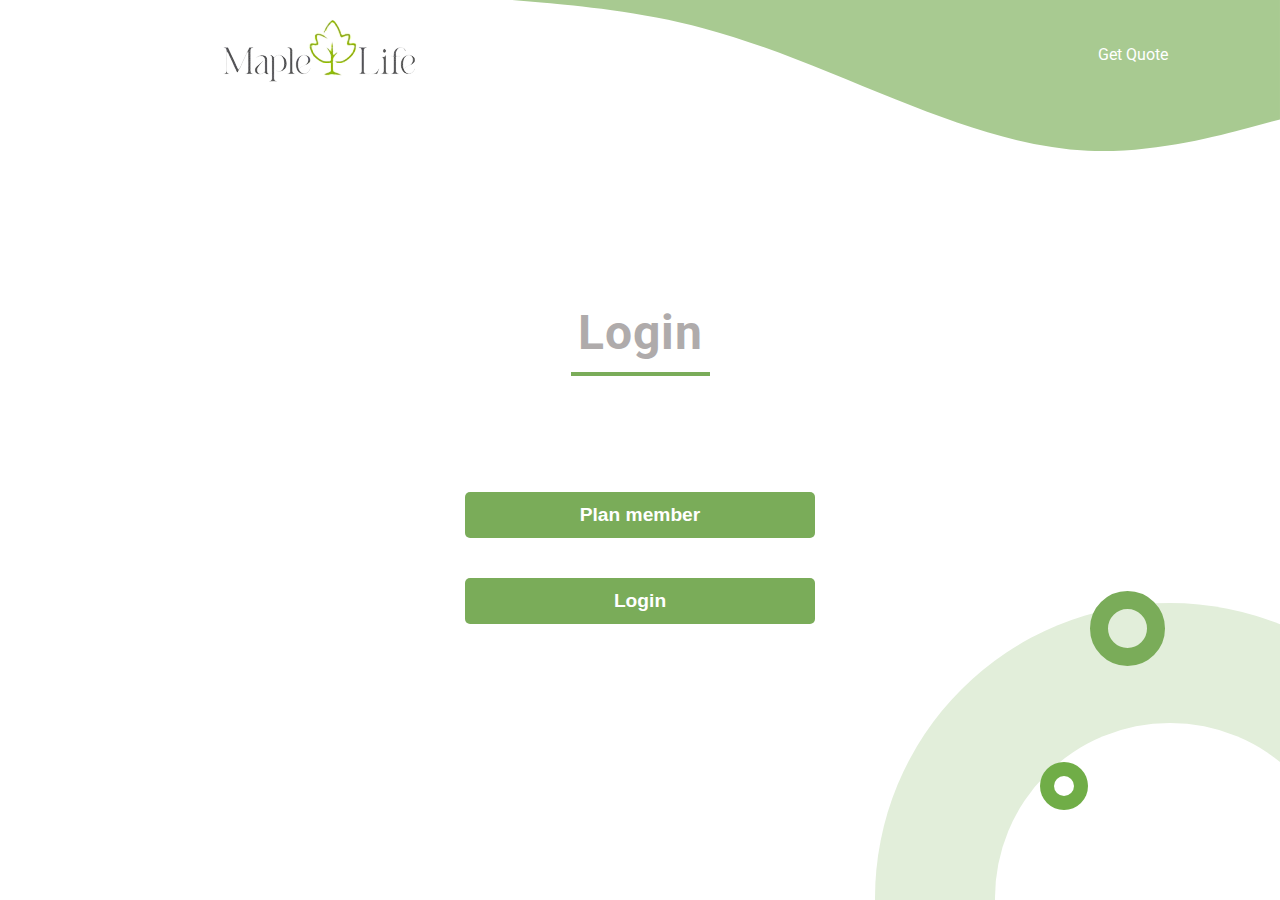
<file: index.html>
<!DOCTYPE html>
<html lang="en">

<head>
    <meta charset="UTF-8">
    <meta http-equiv="X-UA-Compatible" content="IE=edge">
    <meta name="viewport" content="width=device-width, initial-scale=1.0">
    <title>Document</title>
    <link rel="stylesheet" href="style.css">
    <link href="https://fonts.googleapis.com/css?family=Roboto:100,100italic,300,300italic,regular,italic,500,500italic,700,700italic,900,900italic" rel="stylesheet" />
</head>

<body>
    <div class="main-page n-overrflow">
        <header>
            <div class="logo">
                <a href="#">
                    <img src="./images/logo-green.png" />
                </a>
            </div>
            <div class="quote">
                <a href="#">Get Quote</a>
            </div>
        </header>

        <main>
            <form>
                <div class="login main-heading">
                    Login
                </div>
                <button class="btn">Plan member</button>
                <button class="btn">Login</button>
            </form>
        </main>


        <svg xmlns="http://www.w3.org/2000/svg" viewBox="0 0 1440 320">
            <path fill="#a8ca91" fill-opacity="1"
                d="M0,0L60,5.3C120,11,240,21,360,53.3C480,85,600,139,720,186.7C840,235,960,277,1080,282.7C1200,288,1320,256,1380,240L1440,224L1440,0L1380,0C1320,0,1200,0,1080,0C960,0,840,0,720,0C600,0,480,0,360,0C240,0,120,0,60,0L0,0Z">
            </path>
        </svg>

        <div class="circle-small">
            <div class="inner-circle-small"></div>
        </div>
        <div class="circle-medium">
        </div>
        <div class="circle-large">
            <div class="inner-circle-large"></div>
        </div>

    </div>
</body>

</html>
</file>
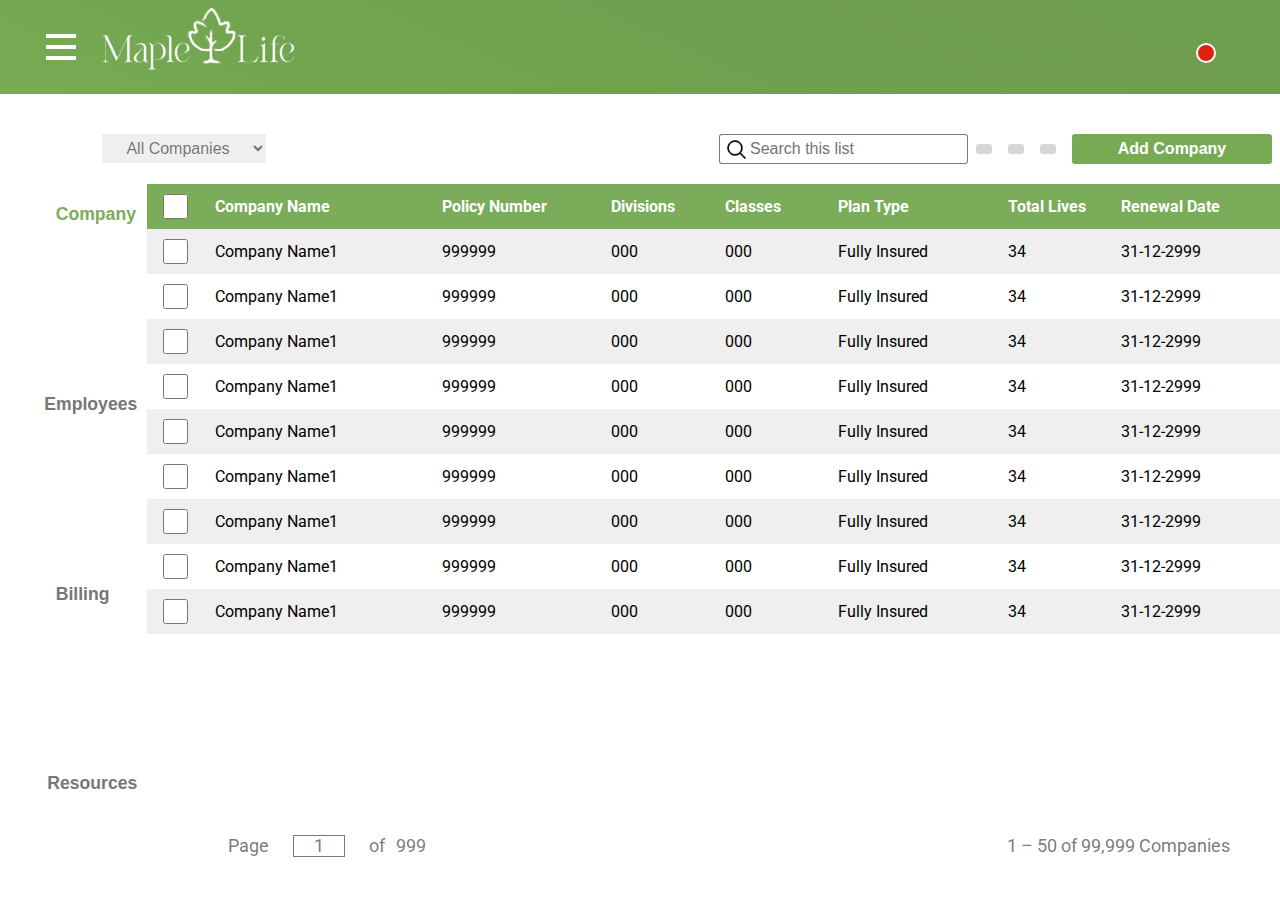
<file: dashboard.html>
<!DOCTYPE html>
<html lang="en">

<head>
    <meta charset="UTF-8">
    <meta http-equiv="X-UA-Compatible" content="IE=edge">
    <meta name="viewport" content="width=device-width, initial-scale=1.0">
    <title>Dashboard</title>
    <!-- Font Awesome -->
    <link rel="stylesheet" href="https://cdnjs.cloudflare.com/ajax/libs/font-awesome/5.15.3/css/all.min.css"
        integrity="sha512-iBBXm8fW90+nuLcSKlbmrPcLa0OT92xO1BIsZ+ywDWZCvqsWgccV3gFoRBv0z+8dLJgyAHIhR35VZc2oM/gI1w=="
        crossorigin="anonymous" />

    <!-- Google Fonts -->
    <link
        href="https://fonts.googleapis.com/css?family=Roboto:100,100italic,300,300italic,regular,italic,500,500italic,700,700italic,900,900italic"
        rel="stylesheet" />

    <!-- Style Sheet -->
    <link rel="stylesheet" href="dashboard.css">
</head>

<body>
    <div class="main">
        <!-- Header Section -->
        <header class="flex align-item-center">
            <div class="flex align-item-center">
                <div class="hambuger">
                    <button class="flex justify-center align-item-center">
                        <div></div>
                        <div></div>
                        <div></div>
                    </button>
                </div>
                <div class="logo"><a href="#"><img src="./images/logo-white.png"></a></div>
            </div>
            <div class="flex align-item-center">
                <!-- Notification Section -->
                <div class="notification">
                    <button class="btn" onclick="activeNotification()">
                        <i class="fas fa-bell color-white"></i>
                    </button>
                    <span class="red-circle"></span>
                    <div class="notification-box">
                        <ul class="notification-list color-light-black">
                            <li>No new notifications</li>
                        </ul>
                    </div>
                </div>

                <!-- User Section -->
                <div class="user">
                    <button class="btn" onclick="userActive()">
                        <i class="far fa-user-circle color-white"></i>
                    </button>
                    <div class="user-box">
                        <ul class="user-list">
                            <li>
                                <a href="#">
                                    <i class="fas fa-user-cog"></i>
                                    User Settings
                                </a>
                            </li>
                            <li>
                                <a href="#">
                                    <i class="fas fa-cog"></i>
                                    Account Settings
                                </a>
                            </li>
                            <li>
                                <a href="#">
                                    <i class="fas fa-sign-out-alt"></i>
                                    Logout
                                </a>
                            </li>
                        </ul>
                    </div>
                </div>
            </div>
        </header>

        <!-- Activity Section -->
        <section class="activity-section flex" id="activity-section">
            <div class="flex">
                <!-- Filter Fields -->
                <div class="filter-fields">
                    <select class="color-light-black" name="" id="">
                        <option value="">All Companies</option>
                    </select>
                    <select class="color-light-black" name="" id="">
                        <option value="">Company ABC</option>
                    </select>
                    <select class="color-light-black" name="" id="">
                        <option value="">Company</option>
                    </select>
                    <select class="color-light-black" name="" id="">
                        <option value="">User Guide and Forms</option>
                    </select>
                    <select class="color-light-black" name="" id="">
                        <option value="">Newsletters</option>
                    </select>
                </div>

                <!-- Different Buttons -->
                <div class="different-btns flex align-item-center">
                    <div class="year-month-fields flex align-item-center">
                        <select class="color-light-black" name="" id="">
                            <option value="">Years</option>
                        </select>
                        <select class="color-light-black" name="" id="">
                            <option value="">Months</option>
                        </select>
                    </div>

                    <div>
                        <input placeholder="Search this list" type="search" name="" id="">
                    </div>

                    <div class="flex align-item-center">
                        <div class="flex align-item-center">
                            <button class="btn btn-icon color-light-black"><i class="fas fa-redo"></i></button>
                            <button class="btn btn-icon color-light-black"><i class="fas fa-filter"></i></button>
                            <button class="btn btn-icon color-light-black active-side-bar"
                                onclick="activeSideBar(event)">
                                <i class="fas fa-angle-right"></i>
                            </button>
                        </div>

                        <div>
                            <button class="btn add-company-btn color-white">Add Company</button>
                            <button class="btn add-employee-btn color-white">Add Employee</button>
                            <button class="btn download-btn color-white">Download</button>
                            <button class="btn edit-btn color-white">Edit</button>
                        </div>
                    </div>
                </div>
            </div>
        </section>

        <!-- Main Section -->
        <main class="main-section flex align-item-center">

            <!-- Important Section  -->
            <div>
                <div class="main-container flex">
                    <!--Main Tabs Links-->
                    <section>
                        <ul class="main-tabs-links-section flex align-item-center">
                            <li>
                                <button class="tablinks flex align-item-center"
                                    onclick="openMainTabContent(event, 'Company')" id="defaultOpen">
                                    <i class="fas fa-building color-light-black"></i>
                                    <span class="tablinks-text">Company</span>
                                </button>
                            </li>
                            <li>
                                <button class="tablinks flex align-item-center"
                                    onclick="openMainTabContent(event, 'Employees')">
                                    <i class="fas fa-users color-light-black"></i>
                                    <span class="tablinks-text">Employees</span>
                                </button>
                            </li>
                            <li>
                                <button class="tablinks flex align-item-center"
                                    onclick="openMainTabContent(event, 'Billing')">
                                    <i class="fas fa-file-invoice-dollar color-light-black"></i>
                                    <span class="tablinks-text">Billing</span>
                                </button>
                            </li>
                            <li>
                                <button class="tablinks flex align-item-center"
                                    onclick="openMainTabContent(event, 'Resources')">
                                    <i class="fas fa-question-circle color-light-black"></i>
                                    <span class="tablinks-text">Resources</span>
                                </button>
                            </li>
                        </ul>
                    </section>

                    <!-- Main Tabs Content -->
                    <section>
                        <!-- Company Content -->
                        <div id="Company" class="tabscontent">
                            <!-- Table for Heading -->
                            <table class="main-table table-head">
                                <tr>
                                    <th class="cell-w-5">
                                        <input type="checkbox" name="" id="">
                                    </th>
                                    <th class="cell-w-20 color-white">Company Name</th>
                                    <th class="cell-w-15 color-white">Policy Number</th>
                                    <th class="cell-w-10 color-white">Divisions</th>
                                    <th class="cell-w-10 color-white">Classes</th>
                                    <th class="cell-w-15 color-white">Plan Type</th>
                                    <th class="cell-w-10 color-white">Total Lives</th>
                                    <th class="cell-w-15 color-white">Renewal Date</th>
                                </tr>
                            </table>

                            <!-- Table for Data -->
                            <table class="main-table table-body">
                                <tr>
                                    <td class="cell-w-5">
                                        <input type="checkbox" name="" id="">
                                    </td>
                                    <td class="cell-w-20">Company Name1</td>
                                    <td class="cell-w-15">999999</td>
                                    <td class="cell-w-10">000 </td>
                                    <td class="cell-w-10">000 </td>
                                    <td class="cell-w-15">Fully Insured </td>
                                    <td class="cell-w-10">34</td>
                                    <td class="cell-w-15">31-12-2999</td>
                                </tr>
                                <tr>
                                    <td class="cell-w-5">
                                        <input type="checkbox" name="" id="">
                                    </td>
                                    <td class="cell-w-20">Company Name1</td>
                                    <td class="cell-w-15">999999</td>
                                    <td class="cell-w-10">000 </td>
                                    <td class="cell-w-10">000 </td>
                                    <td class="cell-w-15">Fully Insured </td>
                                    <td class="cell-w-10">34</td>
                                    <td class="cell-w-15">31-12-2999</td>
                                </tr>
                                <tr>
                                    <td class="cell-w-5">
                                        <input type="checkbox" name="" id="">
                                    </td>
                                    <td class="cell-w-20">Company Name1</td>
                                    <td class="cell-w-15">999999</td>
                                    <td class="cell-w-10">000 </td>
                                    <td class="cell-w-10">000 </td>
                                    <td class="cell-w-15">Fully Insured </td>
                                    <td class="cell-w-10">34</td>
                                    <td class="cell-w-15">31-12-2999</td>
                                </tr>
                                <tr>
                                    <td class="cell-w-5">
                                        <input type="checkbox" name="" id="">
                                    </td>
                                    <td class="cell-w-20">Company Name1</td>
                                    <td class="cell-w-15">999999</td>
                                    <td class="cell-w-10">000 </td>
                                    <td class="cell-w-10">000 </td>
                                    <td class="cell-w-15">Fully Insured </td>
                                    <td class="cell-w-10">34</td>
                                    <td class="cell-w-15">31-12-2999</td>
                                </tr>
                                <tr>
                                    <td class="cell-w-5">
                                        <input type="checkbox" name="" id="">
                                    </td>
                                    <td class="cell-w-20">Company Name1</td>
                                    <td class="cell-w-15">999999</td>
                                    <td class="cell-w-10">000 </td>
                                    <td class="cell-w-10">000 </td>
                                    <td class="cell-w-15">Fully Insured </td>
                                    <td class="cell-w-10">34</td>
                                    <td class="cell-w-15">31-12-2999</td>
                                </tr>
                                <tr>
                                    <td class="cell-w-5">
                                        <input type="checkbox" name="" id="">
                                    </td>
                                    <td class="cell-w-20">Company Name1</td>
                                    <td class="cell-w-15">999999</td>
                                    <td class="cell-w-10">000 </td>
                                    <td class="cell-w-10">000 </td>
                                    <td class="cell-w-15">Fully Insured </td>
                                    <td class="cell-w-10">34</td>
                                    <td class="cell-w-15">31-12-2999</td>
                                </tr>
                                <tr>
                                    <td class="cell-w-5">
                                        <input type="checkbox" name="" id="">
                                    </td>
                                    <td class="cell-w-20">Company Name1</td>
                                    <td class="cell-w-15">999999</td>
                                    <td class="cell-w-10">000 </td>
                                    <td class="cell-w-10">000 </td>
                                    <td class="cell-w-15">Fully Insured </td>
                                    <td class="cell-w-10">34</td>
                                    <td class="cell-w-15">31-12-2999</td>
                                </tr>
                                <tr>
                                    <td class="cell-w-5">
                                        <input type="checkbox" name="" id="">
                                    </td>
                                    <td class="cell-w-20">Company Name1</td>
                                    <td class="cell-w-15">999999</td>
                                    <td class="cell-w-10">000 </td>
                                    <td class="cell-w-10">000 </td>
                                    <td class="cell-w-15">Fully Insured </td>
                                    <td class="cell-w-10">34</td>
                                    <td class="cell-w-15">31-12-2999</td>
                                </tr>
                                <tr>
                                    <td class="cell-w-5">
                                        <input type="checkbox" name="" id="">
                                    </td>
                                    <td class="cell-w-20">Company Name1</td>
                                    <td class="cell-w-15">999999</td>
                                    <td class="cell-w-10">000 </td>
                                    <td class="cell-w-10">000 </td>
                                    <td class="cell-w-15">Fully Insured </td>
                                    <td class="cell-w-10">34</td>
                                    <td class="cell-w-15">31-12-2999</td>
                                </tr>


                            </table>
                        </div>

                        <!-- Employees Content -->
                        <div id="Employees" class="tabscontent">

                            <!-- Table Head -->
                            <table class="main-table table-head">
                                <tr>
                                    <th class="cell-w-5">
                                        <input type="checkbox" name="" id="">
                                    </th>
                                    <th class="cell-w-5 color-white"></th>
                                    <th class="cell-w-20 color-white">Name</th>
                                    <th class="cell-w-10 color-white">Division</th>
                                    <th class="cell-w-10 color-white">Class</th>
                                    <th class="cell-w-10 color-white">Coverage</th>
                                    <th class="cell-w-15 color-white">Hire Date</th>
                                    <th class="cell-w-15 color-white">Effective Date</th>
                                    <th class="cell-w-10 color-white">Member Status</th>
                                </tr>
                            </table>

                            <!-- Table for Data -->
                            <table class="main-table">
                                <tr>
                                    <td class="cell-w-5">
                                        <input type="checkbox" name="" id="">
                                    </td>
                                    <td class="cell-w-5">
                                        <span class="first-character color-white">A</span>
                                    </td>
                                    <td class="cell-w-20">
                                        <button class="employee-detail-btn">
                                            Allens, John
                                        </button>
                                    </td>
                                    <td class="cell-w-10">000</td>
                                    <td class="cell-w-10">000</td>
                                    <td class="cell-w-10">Family</td>
                                    <td class="cell-w-15">31-12-2999</td>
                                    <td class="cell-w-15">31-12-2999</td>
                                    <td class="cell-w-10">Incomplete</td>
                                </tr>
                                <tr>
                                    <td class="cell-w-5">
                                        <input type="checkbox" name="" id="">
                                    </td>
                                    <td class="cell-w-5">
                                        <span class="first-character color-white">A</span>
                                    </td>
                                    <td class="cell-w-20">
                                        <button class="employee-detail-btn">
                                            Allens, John
                                        </button>
                                    </td>
                                    <td class="cell-w-10">000</td>
                                    <td class="cell-w-10">000</td>
                                    <td class="cell-w-10">Family</td>
                                    <td class="cell-w-15">31-12-2999</td>
                                    <td class="cell-w-15">31-12-2999</td>
                                    <td class="cell-w-10">Incomplete</td>
                                </tr>
                                <tr>
                                    <td class="cell-w-5">
                                        <input type="checkbox" name="" id="">
                                    </td>
                                    <td class="cell-w-5">
                                        <span class="first-character color-white">A</span>
                                    </td>
                                    <td class="cell-w-20">
                                        <button class="employee-detail-btn">
                                            Allens, John
                                        </button>
                                    </td>
                                    <td class="cell-w-10">000</td>
                                    <td class="cell-w-10">000</td>
                                    <td class="cell-w-10">Family</td>
                                    <td class="cell-w-15">31-12-2999</td>
                                    <td class="cell-w-15">31-12-2999</td>
                                    <td class="cell-w-10">Incomplete</td>
                                </tr>
                                <tr>
                                    <td class="cell-w-5">
                                        <input type="checkbox" name="" id="">
                                    </td>
                                    <td class="cell-w-5">
                                        <span class="first-character color-white">A</span>
                                    </td>
                                    <td class="cell-w-20">
                                        <button class="employee-detail-btn">
                                            Allens, John
                                        </button>
                                    </td>
                                    <td class="cell-w-10">000</td>
                                    <td class="cell-w-10">000</td>
                                    <td class="cell-w-10">Family</td>
                                    <td class="cell-w-15">31-12-2999</td>
                                    <td class="cell-w-15">31-12-2999</td>
                                    <td class="cell-w-10">Incomplete</td>
                                </tr>
                                <tr>
                                    <td class="cell-w-5">
                                        <input type="checkbox" name="" id="">
                                    </td>
                                    <td class="cell-w-5">
                                        <span class="first-character color-white">A</span>
                                    </td>
                                    <td class="cell-w-20">
                                        <button class="employee-detail-btn">
                                            Allens, John
                                        </button>
                                    </td>
                                    <td class="cell-w-10">000</td>
                                    <td class="cell-w-10">000</td>
                                    <td class="cell-w-10">Family</td>
                                    <td class="cell-w-15">31-12-2999</td>
                                    <td class="cell-w-15">31-12-2999</td>
                                    <td class="cell-w-10">Incomplete</td>
                                </tr>
                                <tr>
                                    <td class="cell-w-5">
                                        <input type="checkbox" name="" id="">
                                    </td>
                                    <td class="cell-w-5">
                                        <span class="first-character color-white">A</span>
                                    </td>
                                    <td class="cell-w-20">
                                        <button class="employee-detail-btn">
                                            Allens, John
                                        </button>
                                    </td>
                                    <td class="cell-w-10">000</td>
                                    <td class="cell-w-10">000</td>
                                    <td class="cell-w-10">Family</td>
                                    <td class="cell-w-15">31-12-2999</td>
                                    <td class="cell-w-15">31-12-2999</td>
                                    <td class="cell-w-10">Incomplete</td>
                                </tr>
                                <tr>
                                    <td class="cell-w-5">
                                        <input type="checkbox" name="" id="">
                                    </td>
                                    <td class="cell-w-5">
                                        <span class="first-character color-white">A</span>
                                    </td>
                                    <td class="cell-w-20">
                                        <button class="employee-detail-btn">
                                            Allens, John
                                        </button>
                                    </td>
                                    <td class="cell-w-10">000</td>
                                    <td class="cell-w-10">000</td>
                                    <td class="cell-w-10">Family</td>
                                    <td class="cell-w-15">31-12-2999</td>
                                    <td class="cell-w-15">31-12-2999</td>
                                    <td class="cell-w-10">Incomplete</td>
                                </tr>
                                <tr>
                                    <td class="cell-w-5">
                                        <input type="checkbox" name="" id="">
                                    </td>
                                    <td class="cell-w-5">
                                        <span class="first-character color-white">A</span>
                                    </td>
                                    <td class="cell-w-20">
                                        <button class="employee-detail-btn">
                                            Allens, John
                                        </button>
                                    </td>
                                    <td class="cell-w-10">000</td>
                                    <td class="cell-w-10">000</td>
                                    <td class="cell-w-10">Family</td>
                                    <td class="cell-w-15">31-12-2999</td>
                                    <td class="cell-w-15">31-12-2999</td>
                                    <td class="cell-w-10">Incomplete</td>
                                </tr>
                                <tr>
                                    <td class="cell-w-5">
                                        <input type="checkbox" name="" id="">
                                    </td>
                                    <td class="cell-w-5">
                                        <span class="first-character color-white">A</span>
                                    </td>
                                    <td class="cell-w-20">
                                        <button class="employee-detail-btn">
                                            Allens, John
                                        </button>
                                    </td>
                                    <td class="cell-w-10">000</td>
                                    <td class="cell-w-10">000</td>
                                    <td class="cell-w-10">Family</td>
                                    <td class="cell-w-15">31-12-2999</td>
                                    <td class="cell-w-15">31-12-2999</td>
                                    <td class="cell-w-10">Incomplete</td>
                                </tr>
                                <tr>
                                    <td class="cell-w-5">
                                        <input type="checkbox" name="" id="">
                                    </td>
                                    <td class="cell-w-5">
                                        <span class="first-character color-white">A</span>
                                    </td>
                                    <td class="cell-w-20">
                                        <button class="employee-detail-btn">
                                            Allens, John
                                        </button>
                                    </td>
                                    <td class="cell-w-10">000</td>
                                    <td class="cell-w-10">000</td>
                                    <td class="cell-w-10">Family</td>
                                    <td class="cell-w-15">31-12-2999</td>
                                    <td class="cell-w-15">31-12-2999</td>
                                    <td class="cell-w-10">Incomplete</td>
                                </tr>

                            </table>
                        </div>

                        <!-- Import Employee Section -->
                        <main id="upload">
                            <h3 class="color-light-black">Import Employees</h3>
                            <div class="nav">
                                <ul class="flex align-item-center justify-center">
                                    <li>
                                        <div id="point1" class="bg-green">1</div>
                                        <div class="color-light-black">Import Contacts</div>
                                    </li>
                                    <li class="progressive-bar">
                                        <div class="green-bar-1"></div>
                                    </li>
                                    <li>
                                        <div id="point2">2</div>
                                        <div class="color-light-black">Import Options</div>
                                    </li>
                                    <li class="progressive-bar">
                                        <div class="green-bar-2"></div>
                                    </li>
                                    <li>
                                        <div id="point3">3</div>
                                        <div class="color-light-black">Import Mapping</div>
                                    </li>
                                </ul>
                            </div>

                            <div>
                                <div id="import1">
                                    <div class="fileTakerMain">
                                        <label for="csvfile">
                                            <div class="fileTaker">
                                                <i class="fas fa-cloud-upload-alt color-light-black"></i>
                                                <p>Enter a CSV file here</p>
                                                <h6 class="color-light-black">OR</h6>
                                                <label for="csvfile">
                                                    <button class="btn file-btn color-white"
                                                        onclick="document.getElementById('csvfile').click()">Select
                                                        File</button>
                                                </label>
                                                <input type="file" id="csvfile" accept=".csv"
                                                    onchange="goToImport2(this)">

                                            </div>
                                        </label>
                                    </div>
                                    <p class="color-light-black">
                                        The format of your CSV file is important. Please arrange your CSV file to match
                                        the
                                        headers shown below and then save the file as a CSV.
                                        Enrolment forms will be emailed to employees
                                    </p>
                                </div>

                                <div id="import2" class="hide">
                                    <div class="importOptionsList">
                                        <ul>
                                            <li>
                                                <span class="color-light-black">Import Actions</span>
                                                <select class="color-light-black">
                                                    <option>Update Existing Employees</option>
                                                    <option>Update Existing Employees 2</option>
                                                </select>
                                            </li>
                                            <li>
                                                <span>Field Delimiter</span>
                                                <select class="color-light-black">
                                                    <option>Auto-Detect</option>
                                                    <option>Auto-Detect 2</option>
                                                </select>
                                            </li>
                                            <li class="flex align-item-center">
                                                <span class="color-light-black">Skip First Row</span>
                                                <p class="color-light-black">
                                                    <input type="checkbox">
                                                    Check this box if the first row in your file is made up of column
                                                    headers
                                                    ("first name" "last name" etc.) and not the
                                                    actual information ("John","Doe" etc.)
                                                </p>
                                            </li>
                                        </ul>
                                    </div>
                                </div>

                                <div id="import3" class="hide">
                                    <div class="importMap">
                                        <div class="new-table flex">
                                            <table>
                                                <tr>
                                                    <td>Maple Life Fields</td>
                                                    <td>Column Name</td>
                                                    <td>Your Data</td>
                                                </tr>
                                                <tr>
                                                    <td>
                                                        <select>
                                                            <option>No Match, You Choose</option>
                                                            <option>No Match, You Choose</option>
                                                            <option>No Match, You Choose</option>
                                                        </select>
                                                    </td>
                                                    <td>Column1</td>
                                                    <td>Smith</td>
                                                </tr>
                                                <tr>
                                                    <td>
                                                        <select>
                                                            <option>No Match, You Choose</option>
                                                            <option>No Match, You Choose</option>
                                                            <option>No Match, You Choose</option>
                                                        </select>
                                                    </td>
                                                    <td>Column1</td>
                                                    <td>Smith</td>
                                                </tr>
                                                <tr>
                                                    <td>
                                                        <select>
                                                            <option>No Match, You Choose</option>
                                                            <option>No Match, You Choose</option>
                                                            <option>No Match, You Choose</option>
                                                        </select>
                                                    </td>
                                                    <td>Column1</td>
                                                    <td>Smith</td>
                                                </tr>

                                                <tr>
                                                    <td>
                                                        <select>
                                                            <option>No Match, You Choose</option>
                                                            <option>No Match, You Choose</option>
                                                            <option>No Match, You Choose</option>
                                                        </select>
                                                    </td>
                                                    <td>Column1</td>
                                                    <td>Smith</td>
                                                </tr>
                                                <tr>
                                                    <td>
                                                        <select>
                                                            <option>No Match, You Choose</option>
                                                            <option>No Match, You Choose</option>
                                                            <option>No Match, You Choose</option>
                                                        </select>
                                                    </td>
                                                    <td>Column1</td>
                                                    <td>Smith</td>
                                                </tr>
                                                <tr>
                                                    <td>
                                                        <select>
                                                            <option>No Match, You Choose</option>
                                                            <option>No Match, You Choose</option>
                                                            <option>No Match, You Choose</option>
                                                        </select>
                                                    </td>
                                                    <td>Column1</td>
                                                    <td>Smith</td>
                                                </tr>
                                            </table>
                                        </div>
                                    </div>
                                </div>
                            </div>

                            <div class="import-employee-decision-button flex align-item-center justify-center">
                                <button class="btn color-light-black" onclick="HideUpload()">Cancel</button>
                                <button class="btn color-white color-green" id="nextForImport"
                                    onclick="changeDivForward()">Next</button>
                            </div>
                        </main>

                        <!-- Billing Content -->
                        <div id="Billing" class="tabscontent">
                            <!-- <table class="bill-table-1">
                                <thead>
                                    <tr>
                                        <th>Certificate Div/Class</th>
                                        <th>Member Name Adf Reason</th>
                                        <th>D.O.B</th>
                                        <th>Prov</th>
                                        <th>Status</th>
                                        <th>Benefits</th>
                                        <th>Volume</th>
                                        <th>Prem Incl Sales Tax</th>
                                        <th>Adj Incl Sales Tax</th>
                                        <th>Member Contribution</th>
                                        <th>Member Sales Tax</th>
                                        <th>Employer Contribution</th>
                                        <th>Employer Sales Tax</th>
                                        <th>Net Total</th>
                                    </tr>
                                </thead>
                                <tbody>
                                    <tr>
                                        <td scope="row">1234589</td>
                                        <td>Allens John</td>
                                        <td>1980-12-31</td>
                                        <td>QC</td>
                                        <td>On Leave</td>
                                        <td>Life $</td>
                                        <td>70,000.00 $</td>
                                        <td>46.12 $</td>
                                        <td>- $</td>
                                        <td>21.35 $</td>
                                        <td>1.71 $</td>
                                        <td>21.35 $</td>
                                        <td>1.71 $</td>
                                        <td>46.12</td>
                                    </tr>
                                    <tr>
                                        <td scope="row">1234589</td>
                                        <td>Allens John</td>
                                        <td>1980-12-31</td>
                                        <td>QC</td>
                                        <td>On Leave</td>
                                        <td>Life $</td>
                                        <td>70,000.00 $</td>
                                        <td>46.12 $</td>
                                        <td>- $</td>
                                        <td>21.35 $</td>
                                        <td>1.71 $</td>
                                        <td>21.35 $</td>
                                        <td>1.71 $</td>
                                        <td>46.12</td>
                                    </tr>
                                    <tr>
                                        <td scope="row">1234589</td>
                                        <td>Allens John</td>
                                        <td>1980-12-31</td>
                                        <td>QC</td>
                                        <td>On Leave</td>
                                        <td>Life $</td>
                                        <td>70,000.00 $</td>
                                        <td>46.12 $</td>
                                        <td>- $</td>
                                        <td>21.35 $</td>
                                        <td>1.71 $</td>
                                        <td>21.35 $</td>
                                        <td>1.71 $</td>
                                        <td>46.12</td>
                                    </tr>
                                    <tr>
                                        <td scope="row">1234589</td>
                                        <td>Allens John</td>
                                        <td>1980-12-31</td>
                                        <td>QC</td>
                                        <td>On Leave</td>
                                        <td>Life $</td>
                                        <td>70,000.00 $</td>
                                        <td>46.12 $</td>
                                        <td>- $</td>
                                        <td>21.35 $</td>
                                        <td>1.71 $</td>
                                        <td>21.35 $</td>
                                        <td>1.71 $</td>
                                        <td>46.12</td>
                                    </tr>
                                    <tr>
                                        <td scope="row">1234589</td>
                                        <td>Allens John</td>
                                        <td>1980-12-31</td>
                                        <td>QC</td>
                                        <td>On Leave</td>
                                        <td>Life $</td>
                                        <td>70,000.00 $</td>
                                        <td>46.12 $</td>
                                        <td>- $</td>
                                        <td>21.35 $</td>
                                        <td>1.71 $</td>
                                        <td>21.35 $</td>
                                        <td>1.71 $</td>
                                        <td>46.12</td>
                                    </tr>
                                    <tr>
                                        <td scope="row">1234589</td>
                                        <td>Allens John</td>
                                        <td>1980-12-31</td>
                                        <td>QC</td>
                                        <td>On Leave</td>
                                        <td>Life $</td>
                                        <td>70,000.00 $</td>
                                        <td>46.12 $</td>
                                        <td>- $</td>
                                        <td>21.35 $</td>
                                        <td>1.71 $</td>
                                        <td>21.35 $</td>
                                        <td>1.71 $</td>
                                        <td>46.12</td>
                                    </tr>
                                    <tr>
                                        <td scope="row">1234589</td>
                                        <td>Allens John</td>
                                        <td>1980-12-31</td>
                                        <td>QC</td>
                                        <td>On Leave</td>
                                        <td>Life $</td>
                                        <td>70,000.00 $</td>
                                        <td>46.12 $</td>
                                        <td>- $</td>
                                        <td>21.35 $</td>
                                        <td>1.71 $</td>
                                        <td>21.35 $</td>
                                        <td>1.71 $</td>
                                        <td>46.12</td>
                                    </tr>
                                    <tr>
                                        <td scope="row">1234589</td>
                                        <td>Allens John</td>
                                        <td>1980-12-31</td>
                                        <td>QC</td>
                                        <td>On Leave</td>
                                        <td>Life $</td>
                                        <td>70,000.00 $</td>
                                        <td>46.12 $</td>
                                        <td>- $</td>
                                        <td>21.35 $</td>
                                        <td>1.71 $</td>
                                        <td>21.35 $</td>
                                        <td>1.71 $</td>
                                        <td>46.12</td>
                                    </tr>
                                    <tr>
                                        <td scope="row">1234589</td>
                                        <td>Allens John</td>
                                        <td>1980-12-31</td>
                                        <td>QC</td>
                                        <td>On Leave</td>
                                        <td>Life $</td>
                                        <td>70,000.00 $</td>
                                        <td>46.12 $</td>
                                        <td>- $</td>
                                        <td>21.35 $</td>
                                        <td>1.71 $</td>
                                        <td>21.35 $</td>
                                        <td>1.71 $</td>
                                        <td>46.12</td>
                                    </tr>
                                    <tr>
                                        <td scope="row">1234589</td>
                                        <td>Allens John</td>
                                        <td>1980-12-31</td>
                                        <td>QC</td>
                                        <td>On Leave</td>
                                        <td>Life $</td>
                                        <td>70,000.00 $</td>
                                        <td>46.12 $</td>
                                        <td>- $</td>
                                        <td>21.35 $</td>
                                        <td>1.71 $</td>
                                        <td>21.35 $</td>
                                        <td>1.71 $</td>
                                        <td>46.12</td>
                                    </tr>
                                    <tr>
                                        <td scope="row">1234589</td>
                                        <td>Allens John</td>
                                        <td>1980-12-31</td>
                                        <td>QC</td>
                                        <td>On Leave</td>
                                        <td>Life $</td>
                                        <td>70,000.00 $</td>
                                        <td>46.12 $</td>
                                        <td>- $</td>
                                        <td>21.35 $</td>
                                        <td>1.71 $</td>
                                        <td>21.35 $</td>
                                        <td>1.71 $</td>
                                        <td>46.12</td>
                                    </tr>
                                </tbody>
                                <tbody class="below-tbody">
                                    <tr>
                                        <td scope="row">1234589</td>
                                        <td>Allens John</td>
                                        <td>1980-12-31</td>
                                        <td>QC</td>
                                        <td>On Leave</td>
                                        <td>Life $</td>
                                        <td>70,000.00 $</td>
                                        <td>46.12 $</td>
                                        <td>- $</td>
                                        <td>21.35 $</td>
                                        <td>1.71 $</td>
                                        <td>21.35 $</td>
                                        <td>1.71 $</td>
                                        <td>46.12</td>
                                    </tr>
                                    <tr>
                                        <td scope="row">1234589</td>
                                        <td>Allens John</td>
                                        <td>1980-12-31</td>
                                        <td>QC</td>
                                        <td>On Leave</td>
                                        <td>Life $</td>
                                        <td>70,000.00 $</td>
                                        <td>46.12 $</td>
                                        <td>- $</td>
                                        <td>21.35 $</td>
                                        <td>1.71 $</td>
                                        <td>21.35 $</td>
                                        <td>1.71 $</td>
                                        <td>46.12</td>
                                    </tr>
                                    <tr>
                                        <td scope="row">1234589</td>
                                        <td>Allens John</td>
                                        <td>1980-12-31</td>
                                        <td>QC</td>
                                        <td>On Leave</td>
                                        <td>Life $</td>
                                        <td>70,000.00 $</td>
                                        <td>46.12 $</td>
                                        <td>- $</td>
                                        <td>21.35 $</td>
                                        <td>1.71 $</td>
                                        <td>21.35 $</td>
                                        <td>1.71 $</td>
                                        <td>46.12</td>
                                    </tr>
                                    <tr>
                                        <td scope="row">1234589</td>
                                        <td>Allens John</td>
                                        <td>1980-12-31</td>
                                        <td>QC</td>
                                        <td>On Leave</td>
                                        <td>Life $</td>
                                        <td>70,000.00 $</td>
                                        <td>46.12 $</td>
                                        <td>- $</td>
                                        <td>21.35 $</td>
                                        <td>1.71 $</td>
                                        <td>21.35 $</td>
                                        <td>1.71 $</td>
                                        <td>46.12</td>
                                    </tr>
                                    <tr>
                                        <td scope="row">1234589</td>
                                        <td>Allens John</td>
                                        <td>1980-12-31</td>
                                        <td>QC</td>
                                        <td>On Leave</td>
                                        <td>Life $</td>
                                        <td>70,000.00 $</td>
                                        <td>46.12 $</td>
                                        <td>- $</td>
                                        <td>21.35 $</td>
                                        <td>1.71 $</td>
                                        <td>21.35 $</td>
                                        <td>1.71 $</td>
                                        <td>46.12</td>
                                    </tr>
                                    <tr>
                                        <td scope="row">1234589</td>
                                        <td>Allens John</td>
                                        <td>1980-12-31</td>
                                        <td>QC</td>
                                        <td>On Leave</td>
                                        <td>Life $</td>
                                        <td>70,000.00 $</td>
                                        <td>46.12 $</td>
                                        <td>- $</td>
                                        <td>21.35 $</td>
                                        <td>1.71 $</td>
                                        <td>21.35 $</td>
                                        <td>1.71 $</td>
                                        <td>46.12</td>
                                    </tr>
                                    <tr>
                                        <td scope="row">1234589</td>
                                        <td>Allens John</td>
                                        <td>1980-12-31</td>
                                        <td>QC</td>
                                        <td>On Leave</td>
                                        <td>Life $</td>
                                        <td>70,000.00 $</td>
                                        <td>46.12 $</td>
                                        <td>- $</td>
                                        <td>21.35 $</td>
                                        <td>1.71 $</td>
                                        <td>21.35 $</td>
                                        <td>1.71 $</td>
                                        <td>46.12</td>
                                    </tr>
                                    <tr>
                                        <td scope="row">1234589</td>
                                        <td>Allens John</td>
                                        <td>1980-12-31</td>
                                        <td>QC</td>
                                        <td>On Leave</td>
                                        <td>Life $</td>
                                        <td>70,000.00 $</td>
                                        <td>46.12 $</td>
                                        <td>- $</td>
                                        <td>21.35 $</td>
                                        <td>1.71 $</td>
                                        <td>21.35 $</td>
                                        <td>1.71 $</td>
                                        <td>46.12</td>
                                    </tr>
                                    <tr>
                                        <td scope="row">1234589</td>
                                        <td>Allens John</td>
                                        <td>1980-12-31</td>
                                        <td>QC</td>
                                        <td>On Leave</td>
                                        <td>Life $</td>
                                        <td>70,000.00 $</td>
                                        <td>46.12 $</td>
                                        <td>- $</td>
                                        <td>21.35 $</td>
                                        <td>1.71 $</td>
                                        <td>21.35 $</td>
                                        <td>1.71 $</td>
                                        <td>46.12</td>
                                    </tr>
                                    <tr>
                                        <td scope="row">1234589</td>
                                        <td>Allens John</td>
                                        <td>1980-12-31</td>
                                        <td>QC</td>
                                        <td>On Leave</td>
                                        <td>Life $</td>
                                        <td>70,000.00 $</td>
                                        <td>46.12 $</td>
                                        <td>- $</td>
                                        <td>21.35 $</td>
                                        <td>1.71 $</td>
                                        <td>21.35 $</td>
                                        <td>1.71 $</td>
                                        <td>46.12</td>
                                    </tr>
                                    <tr>
                                        <td scope="row">1234589</td>
                                        <td>Allens John</td>
                                        <td>1980-12-31</td>
                                        <td>QC</td>
                                        <td>On Leave</td>
                                        <td>Life $</td>
                                        <td>70,000.00 $</td>
                                        <td>46.12 $</td>
                                        <td>- $</td>
                                        <td>21.35 $</td>
                                        <td>1.71 $</td>
                                        <td>21.35 $</td>
                                        <td>1.71 $</td>
                                        <td>46.12</td>
                                    </tr>
                                </tbody>
                            </table> -->

                            <table class="bill-table-2">
                                <tr>
                                    <td></td>
                                    <td></td>
                                    <td></td>
                                    <td></td>
                                    <td></td>
                                    <td></td>
                                    <td></td>
                                    <td></td>
                                    <td></td>
                                    <td></td>
                                    <td></td>
                                    <td></td>
                                    <td></td>
                                </tr>
                                <tr>
                                    <td></td>
                                    <td></td>
                                    <td></td>
                                    <td></td>
                                    <td></td>
                                    <td></td>
                                    <td></td>
                                    <td></td>
                                    <td></td>
                                    <td></td>
                                    <td></td>
                                    <td></td>
                                    <td></td>
                                </tr>
                                <tr>
                                    <td></td>
                                    <td></td>
                                    <td></td>
                                    <td></td>
                                    <td></td>
                                    <td></td>
                                    <td></td>
                                    <td></td>
                                    <td></td>
                                    <td></td>
                                    <td></td>
                                    <td></td>
                                    <td></td>
                                </tr>
                                <tr>
                                    <td></td>
                                    <td></td>
                                    <td></td>
                                    <td></td>
                                    <td></td>
                                    <td></td>
                                    <td></td>
                                    <td></td>
                                    <td></td>
                                    <td></td>
                                    <td></td>
                                    <td></td>
                                    <td></td>
                                </tr>
                                <tr>
                                    <td></td>
                                    <td></td>
                                    <td></td>
                                    <td></td>
                                    <td></td>
                                    <td></td>
                                    <td></td>
                                    <td></td>
                                    <td></td>
                                    <td></td>
                                    <td></td>
                                    <td></td>
                                    <td></td>
                                </tr>
                                <tr>
                                    <td></td>
                                    <td></td>
                                    <td></td>
                                    <td></td>
                                    <td></td>
                                    <td></td>
                                    <td></td>
                                    <td></td>
                                    <td></td>
                                    <td></td>
                                    <td></td>
                                    <td></td>
                                    <td></td>
                                </tr>
                                <tr>
                                    <td></td>
                                    <td></td>
                                    <td></td>
                                    <td></td>
                                    <td></td>
                                    <td></td>
                                    <td></td>
                                    <td></td>
                                    <td></td>
                                    <td></td>
                                    <td></td>
                                    <td></td>
                                    <td></td>
                                </tr>
                                <tr>
                                    <td></td>
                                    <td></td>
                                    <td></td>
                                    <td></td>
                                    <td></td>
                                    <td></td>
                                    <td></td>
                                    <td></td>
                                    <td></td>
                                    <td></td>
                                    <td></td>
                                    <td></td>
                                    <td></td>
                                </tr>
                                <tr>
                                    <td></td>
                                    <td></td>
                                    <td></td>
                                    <td></td>
                                    <td></td>
                                    <td></td>
                                    <td></td>
                                    <td></td>
                                    <td></td>
                                    <td></td>
                                    <td></td>
                                    <td></td>
                                    <td></td>
                                </tr>
                                <tr>
                                    <td></td>
                                    <td></td>
                                    <td></td>
                                    <td></td>
                                    <td></td>
                                    <td></td>
                                    <td></td>
                                    <td></td>
                                    <td></td>
                                    <td></td>
                                    <td></td>
                                    <td></td>
                                    <td></td>
                                </tr>
                                <tr>
                                    <td></td>
                                    <td></td>
                                    <td></td>
                                    <td></td>
                                    <td></td>
                                    <td></td>
                                    <td></td>
                                    <td></td>
                                    <td></td>
                                    <td></td>
                                    <td></td>
                                    <td></td>
                                    <td></td>
                                </tr>
                                <tr>
                                    <td></td>
                                    <td></td>
                                    <td></td>
                                    <td></td>
                                    <td></td>
                                    <td></td>
                                    <td></td>
                                    <td></td>
                                    <td></td>
                                    <td></td>
                                    <td></td>
                                    <td></td>
                                    <td></td>
                                </tr>
                                <tr>
                                    <td></td>
                                    <td></td>
                                    <td></td>
                                    <td></td>
                                    <td></td>
                                    <td></td>
                                    <td></td>
                                    <td></td>
                                    <td></td>
                                    <td></td>
                                    <td></td>
                                    <td></td>
                                    <td></td>
                                </tr>
                                <tr>
                                    <td></td>
                                    <td></td>
                                    <td></td>
                                    <td></td>
                                    <td></td>
                                    <td></td>
                                    <td></td>
                                    <td></td>
                                    <td></td>
                                    <td></td>
                                    <td></td>
                                    <td></td>
                                    <td></td>
                                </tr>
                                <tr>
                                    <td></td>
                                    <td></td>
                                    <td></td>
                                    <td></td>
                                    <td></td>
                                    <td></td>
                                    <td></td>
                                    <td></td>
                                    <td></td>
                                    <td></td>
                                    <td></td>
                                    <td></td>
                                    <td></td>
                                </tr>
                                <tr>
                                    <td></td>
                                    <td></td>
                                    <td></td>
                                    <td></td>
                                    <td></td>
                                    <td></td>
                                    <td></td>
                                    <td></td>
                                    <td></td>
                                    <td></td>
                                    <td></td>
                                    <td></td>
                                    <td></td>
                                </tr>
                                <tr>
                                    <td></td>
                                    <td></td>
                                    <td></td>
                                    <td></td>
                                    <td></td>
                                    <td></td>
                                    <td></td>
                                    <td></td>
                                    <td></td>
                                    <td></td>
                                    <td></td>
                                    <td></td>
                                    <td></td>
                                </tr>
                                <tr>
                                    <td></td>
                                    <td></td>
                                    <td></td>
                                    <td></td>
                                    <td></td>
                                    <td></td>
                                    <td></td>
                                    <td></td>
                                    <td></td>
                                    <td></td>
                                    <td></td>
                                    <td></td>
                                    <td></td>
                                </tr>
                                <tr>
                                    <td></td>
                                    <td></td>
                                    <td></td>
                                    <td></td>
                                    <td></td>
                                    <td></td>
                                    <td></td>
                                    <td></td>
                                    <td></td>
                                    <td></td>
                                    <td></td>
                                    <td></td>
                                    <td></td>
                                </tr>
                            </table>
                        </div>

                        <!-- Resources Content -->
                        <div id="Resources" class="tabscontent">
                            <div class="flex">
                                <figure>
                                    <img src="./images/pexels-photo-8498519.jpeg" alt="" style="width:100%">
                                    <figcaption>
                                        <h4 class="color-light-black">Title goes here </h4>
                                        <p class="color-light-black">
                                            If this than that’s bad. That
                                            means something worse. But
                                            when something good
                                            happens that means…
                                        </p>
                                    </figcaption>
                                </figure>
                                <figure>
                                    <img src="images/resource-1.png" alt="" style="width:100%">
                                    <figcaption>
                                        <h4 class="color-light-black">Scheduled Site Maintenance!</h4>
                                        <p class="color-light-black">
                                            If this than that’s bad. That
                                            means something worse. But
                                            when something good
                                            happens that means…
                                        </p>
                                    </figcaption>
                                </figure>
                                <figure>
                                    <img src="images/pexels-photo-7579831 (1).jpeg" alt="" style="width:100%">
                                    <figcaption>
                                        <h4 class="color-light-black">Title goes here </h4>
                                        <p class="color-light-black">
                                            If this than that’s bad. That
                                            means something worse. But
                                            when something good
                                            happens that means…
                                        </p>
                                    </figcaption>
                                </figure>
                                <figure>
                                    <img src="images/headache-pain-pills-medication-159211.jpeg" alt=""
                                        style="width:100%">
                                    <figcaption>
                                        <h4 class="color-light-black">Title goes here </h4>
                                        <p class="color-light-black">
                                            If this than that’s bad. That
                                            means something worse. But
                                            when something good
                                            happens that means…
                                        </p>
                                    </figcaption>
                                </figure>
                                <figure>
                                    <img src="images/resource-1.png" alt="" style="width:100%">
                                    <figcaption>
                                        <h4 class="color-light-black">Scheduled Site Maintenance!</h4>
                                        <p class="color-light-black">
                                            If this than that’s bad. That
                                            means something worse. But
                                            when something good
                                            happens that means…
                                        </p>
                                    </figcaption>
                                </figure>
                                <figure>
                                    <img src="./images/pexels-photo-8498519.jpeg" alt="" style="width:100%">
                                    <figcaption>
                                        <h4 class="color-light-black">Title goes here </h4>
                                        <p class="color-light-black">
                                            If this than that’s bad. That
                                            means something worse. But
                                            when something good
                                            happens that means…
                                        </p>
                                    </figcaption>
                                </figure>
                                <figure>
                                    <img src="images/headache-pain-pills-medication-159211.jpeg" alt=""
                                    style="width:100%">
                                    <figcaption>
                                        <h4 class="color-light-black">Title goes here </h4>
                                        <p class="color-light-black">
                                            If this than that’s bad. That
                                            means something worse. But
                                            when something good
                                            happens that means…
                                        </p>
                                    </figcaption>
                                </figure>
                                <figure>
                                    <img src="images/pexels-photo-7579831 (1).jpeg" alt="" style="width:100%">
                                    <figcaption>
                                        <h4 class="color-light-black">Title goes here </h4>
                                        <p class="color-light-black">
                                            If this than that’s bad. That
                                            means something worse. But
                                            when something good
                                            happens that means…
                                        </p>
                                    </figcaption>
                                </figure>
                            </div>
                        </div>
                    </section>
                </div>

                <!-- Change Page Section -->
                <section class="change-page flex color-light-black">
                    <div class="flex">
                        <div class="flex">
                            <button class="btn color-light-black"><i class="fas fa-step-backward"></i></button>
                            <button class="btn color-light-black"><i class="fas fa-chevron-left"></i></button>

                            <p>Page <span class="page-no">1</span> of <span class="no-pages">999</span></p>

                            <button class="btn color-light-black"><i class="fas fa-chevron-right"></i></button>
                            <button class="btn color-light-black"><i class="fas fa-step-forward"></i></button>
                        </div>
                        <div>
                            <span>1</span> – <span>50</span> of <span>99,999</span> Companies
                        </div>
                    </div>
                </section>
            </div>

            <!-- Side Section on Click -->
            <div class="side-section" id="side-section">
                <!-- For Company -->
                <div class="company-tab-btn flex align-item-center">
                    <button class="import-file btn color-light-black">
                        <i class="fas fa-file-import"></i>
                        Import Companies
                    </button>
                    <button class="export-file btn color-light-black">
                        <i class="fas fa-file-export"></i>
                        Export Companies
                    </button>
                </div>

                <!-- For Employee -->
                <div class="employee-tab-btn flex align-item-center">
                    <button class="import-file btn color-light-black" onclick="OpenUpload()">
                        <i class="fas fa-file-import"></i>
                        Import Employee
                    </button>
                    <button class="export-file btn color-light-black">
                        <i class="fas fa-file-export"></i>
                        Export Employee
                    </button>
                </div>

                <!-- For Newsletter -->
                <div class="news-letter-tab-btn flex align-item-center">
                    <button class="import-file btn color-light-black">
                        <i class="fas fa-file-import"></i>
                        Import Newsletter
                    </button>
                </div>

            </div>
        </main>

        <!-- Add New Company -->
        <div class="add-company-modal">
            <div class="add-company-form">
                <div class="company-form-header">
                    <h3 class="color-light-black">Add New Company</h3>
                </div>
                <div class="company-form-decision-button flex align-item-center">
                    <button class="btn color-white color-green">Save</button>
                    <button class="btn color-light-black close-company-model">Cancel</button>
                </div>
                <!-- Form Tab Secion -->
                <div class="tab-section">
                    <ul class="tab flex">
                        <li class="tablinks-1">
                            <button class="color-light-black"
                                onclick="openSubTab(event, 'policy','tablinks-1','tabcontent-1')" id="defaultOpen-1">
                                Policy
                                <span class="red-star">*</span>
                            </button>
                            <span class="underline"></span>
                        </li>
                        <li class="tablinks-1">
                            <button class="color-light-black"
                                onclick="openSubTab(event, 'unit-rates','tablinks-1','tabcontent-1')">
                                Unit Rates
                                <span class="red-star">*</span>
                            </button>
                            <span class="underline"></span>
                        </li>
                        <li class="tablinks-1">
                            <button class="color-light-black"
                                onclick="openSubTab(event, 'schedule','tablinks-1','tabcontent-1')">
                                Schedule
                                <span class="red-star">*</span>
                            </button>
                            <span class="underline"></span>
                        </li>
                    </ul>
                </div>
                <!-- Tab Content -->
                <div class="tab-content">

                    <!-- Policy Section -->
                    <div id="policy" class="tabcontent tabcontent-1">

                        <!-- Policy Holder Section -->
                        <div class="poliy-holder-section color-light-black">
                            <button class="accordion color-light-black flex align-item-center"
                                onclick="activeSendEmailButton()">
                                Policy Holder Section
                                <span class="red-star">*</span>
                            </button>
                            <div class="panel">
                                <div class="flex align-item-center">
                                    <div class="flex align-item-center">
                                        <label for="">Legal Name</label>
                                        <input type="text" placeholder="Company ABC" name="" id="">
                                    </div>
                                    <div class="flex align-item-center">
                                        <label for="">Policy #</label>
                                        <input type="text" placeholder="99999" name="" id="">
                                    </div>
                                </div>
                                <div class="flex align-item-center">
                                    <div class="flex align-item-center">
                                        <label for="">HQ Address</label>
                                        <input type="text" placeholder="23 Fake Street Apartment 200999" name="" id="">
                                    </div>
                                    <div class="flex align-item-center">
                                        <label for="">City</label>
                                        <input type="text" placeholder="Toronto" name="" id="">
                                    </div>
                                </div>
                                <div class="flex align-item-center">
                                    <div class="flex align-item-center">
                                        <label for="">Province</label>
                                        <select name="" id="">
                                            <option value="">Newfoundland & Labrador</option>
                                        </select>
                                    </div>
                                    <div class="flex align-item-center">
                                        <label for="">Postal Code</label>
                                        <input type="text" placeholder="A1B 2C3" name="" id="">
                                    </div>
                                </div>
                                <div class="flex align-item-center">
                                    <div class="flex align-item-center">
                                        <label for="">Phone</label>
                                        <input type="text" placeholder="1-800-555-5555" name="" id="">
                                    </div>
                                    <div class="flex align-item-center">
                                        <label for="">Industry</label>
                                        <select name="" id="">
                                            <option value="">Services - Business Consulting</option>
                                        </select>
                                    </div>
                                </div>
                                <div class="flex align-item-center">
                                    <div class="flex align-item-center">
                                        <label for=""># of Divisions</label>
                                        <input style="width: 30%;" type="text" placeholder="1" name="" id="">
                                    </div>
                                    <div class="flex align-item-center">
                                        <label for=""># of Classes</label>
                                        <input style="width: 30%;" type="text" placeholder="5" name="" id="">
                                    </div>
                                    <div class="flex align-item-center">
                                        <label for=""># of Employees</label>
                                        <input style="width: 30%;" type="number" placeholder="99999" name="" id="">
                                    </div>
                                </div>
                                <div class="flex align-item-center">
                                    <div class="flex align-item-center">
                                        <label for="">Plan Type</label>
                                        <input type="text" placeholder="Fully Insured" name="" id="">
                                    </div>
                                    <div class="flex align-item-center">
                                        <label for="">Start Date</label>
                                        <input type="text" placeholder="12-31-2999" name="" id="">
                                    </div>
                                </div>
                            </div>
                        </div>

                        <!-- Plan Administrator -->
                        <div class="plan-administrator-section color-light-black">
                            <button class="accordion color-light-black flex align-item-center">
                                Plan Administrator
                                <span class="red-star">*</span>
                            </button>
                            <div class="panel">
                                <div class="flex align-item-center">
                                    <div class="flex align-item-center">
                                        <label for="">Last Name</label>
                                        <input type="text" placeholder="Allens" name="" id="">
                                    </div>
                                    <div class="flex align-item-center">
                                        <label for="">First Name</label>
                                        <input type="text" placeholder="Tim" name="" id="">
                                    </div>
                                </div>
                                <div class="flex align-item-center">
                                    <div class="flex align-item-center">
                                        <label for="">Email</label>
                                        <input type="text" placeholder=" Tim.allens@email.com" name="" id="">
                                    </div>
                                    <div class="flex align-item-center">
                                        <label for="">Phone</label>
                                        <input type="text" placeholder="1-800-555-5555 ext. 9999999999" name="" id="">
                                    </div>
                                </div>
                                <button class="btn email-btn color-white">Send Welcome Email</button>
                                <div class="plan-administrator-btn flex align-item-center justify-center">
                                    <button>
                                        <i class="fas fa-plus"></i>
                                        Add Another Name
                                    </button>
                                    <button class="color-white">
                                        <i class="fas fa-minus"></i>
                                        Remove Name
                                    </button>
                                </div>
                            </div>
                        </div>

                        <!-- Employee Information -->
                        <div class="employee-information-section color-light-black">
                            <button class="accordion color-light-black flex align-item-center">
                                Employee Information
                                <span class="red-star">*</span>
                            </button>
                            <div class="panel">
                                <div class="flex align-item-center">
                                    <div class="flex align-item-center">
                                        <label for="">Division 001</label>
                                        <input type="text" placeholder="Head Office" name="" id="">
                                    </div>
                                    <div class="flex align-item-center">
                                        <label for="">Class 001</label>
                                        <input type="text" placeholder="All Employees" name="" id="">
                                    </div>
                                    <div class="flex align-item-center">
                                        <label for="">Class Description</label>
                                        <input type="text" placeholder="All Employees" name="" id="">
                                    </div>
                                </div>
                                <!-- Benefits and Employer Contributions -->
                                <div class="benef-and-contri-section flex">
                                    <table>
                                        <tr>
                                            <td style="font-weight: bold;">
                                                Benefits
                                            </td>
                                            <td colspan="2" style="text-align: right;font-weight: bold;">
                                                Employer Contributions
                                            </td>
                                        </tr>
                                        <tr>
                                            <td><input class="checkbox-field" type="checkbox" name="" id=""></td>
                                            <td>Life</td>
                                            <td><input class="text-field" type="text" placeholder="100%" name="" id="">
                                            </td>
                                        </tr>
                                        <tr>
                                            <td><input class="checkbox-field" type="checkbox" name="" id=""></td>
                                            <td>Optional Life</td>
                                            <td><input class="text-field" type="text" placeholder="100%" name="" id="">
                                            </td>
                                        </tr>
                                        <tr>
                                            <td><input class="checkbox-field" type="checkbox" name="" id=""></td>
                                            <td>AD&D</td>
                                            <td><input class="text-field" type="text" placeholder="100%" name="" id="">
                                            </td>
                                        </tr>
                                        </tr>
                                        <tr>
                                            <td><input class="checkbox-field" type="checkbox" name="" id=""></td>
                                            <td>Optional AD&D</td>
                                            <td><input class="text-field" type="text" placeholder="100%" name="" id="">
                                            </td>
                                        </tr>
                                        <tr>
                                            <td><input class="checkbox-field" type="checkbox" name="" id=""></td>
                                            <td>Dependent Life</td>
                                            <td><input class="text-field" type="text" placeholder="100%" name="" id="">
                                            </td>
                                        </tr>
                                        <tr>
                                            <td><input class="checkbox-field" type="checkbox" name="" id=""></td>
                                            <td>Critical Illness - Member</td>
                                            <!-- <td><input type="text" placeholder="100%" name="" id=""></td> -->
                                        </tr>
                                        <tr>
                                            <td><input class="checkbox-field" type="checkbox" name="" id=""></td>
                                            <td>Critical Illness – Spouse</td>
                                            <!-- <td><input type="text" placeholder="100%" name="" id=""></td> -->
                                        </tr>
                                        <tr>
                                            <td><input class="checkbox-field" type="checkbox" name="" id=""></td>
                                            <td>Critical Illness – Dependent</td>
                                            <!-- <td><input type="text" placeholder="100%" name="" id=""></td> -->
                                        </tr>
                                        <tr>
                                            <td><input class="checkbox-field" type="checkbox" name="" id=""></td>
                                            <td>STD</td>
                                            <td><input class="text-field" type="text" placeholder="100%" name="" id="">
                                            </td>
                                        </tr>
                                        <tr>
                                            <td><input class="checkbox-field" type="checkbox" name="" id=""></td>
                                            <td>LTD</td>
                                            <td><input class="text-field" type="text" placeholder="100%" name="" id="">
                                            </td>
                                        </tr>
                                        <tr>
                                            <td><input class="checkbox-field" type="checkbox" name="" id=""></td>
                                            <td>Health</td>
                                            <td><input class="text-field" type="text" placeholder="100%" name="" id="">
                                            </td>
                                        </tr>
                                        <tr>
                                            <td><input class="checkbox-field" type="checkbox" name="" id=""></td>
                                            <td>Dental</td>
                                            <td><input class="text-field" type="text" placeholder="100%" name="" id="">
                                            </td>
                                        </tr>
                                    </table>

                                    <!-- Waiting Period -->
                                    <div class="waiting-period">
                                        <div>Waiting Period</div>
                                        <div class="flex align-item-center">
                                            <input type="text">
                                            <select name="" id="">
                                                <option value="">Month</option>
                                            </select>
                                        </div>
                                        <div class="add-remove-class-btn">
                                            <button class="btn">
                                                <i class="fas fa-plus"></i>
                                                Add Class
                                            </button>
                                            <button class="btn color-white" style="background-color: red;">
                                                <i class="fas fa-minus"></i>
                                                Remove Class
                                            </button>
                                        </div>
                                    </div>
                                </div>

                                <!-- Add and Remove Division -->
                                <div class="division-buttons flex align-item-center justify-center">
                                    <button class="btn">
                                        <i class="fas fa-plus"></i>
                                        Add Class
                                    </button>
                                    <button class="btn color-white" style="background-color: red;">
                                        <i class="fas fa-minus"></i>
                                        Remove Class
                                    </button>
                                </div>
                            </div>
                        </div>

                        <!-- Send Email Button in Policy Holder Section -->
                        <button class="btn send-email-btn color-white" id="acc-active">Send Welcome Email</button>

                        <button class="welcome-2 btn color-light-black">Send Welcome Email</button>
                    </div>

                    <!-- Unit Rates Section -->
                    <div id="unit-rates" class="tabcontent tabcontent-1">

                        <!-- Carriers Section -->
                        <div class="carriers-section color-light-black">
                            <button class="accordion color-light-black flex align-item-center">
                                Carriers
                                <span class="red-star">*</span>
                            </button>
                            <div class="panel">
                                <div class="flex align-item-center">
                                    <select name="" id="">
                                        <option value="">Empire Life</option>
                                    </select>
                                </div>
                                <div class="flex align-item-center">
                                    <div style="font-weight: bold;font-size: .9rem;">Benefits</div>
                                </div>
                                <div class="flex align-item-center">
                                    <div><input type="checkbox" name="" id=""></div>
                                    <div style="font-weight: bold;">Life</div>
                                </div>
                                <div class="flex align-item-center">
                                    <div><input type="checkbox" name="" id=""></div>
                                    <div style="font-weight: bold;">Optional Life</div>
                                </div>
                                <div class="flex align-item-center">
                                    <div><input type="checkbox" name="" id=""></div>
                                    <div style="font-weight: bold;">AD&D</div>
                                </div>
                                <div class="flex align-item-center">
                                    <div><input type="checkbox" name="" id=""></div>
                                    <div style="font-weight: bold;">Optional AD&D</div>
                                </div>
                                <div class="flex align-item-center">
                                    <div><input type="checkbox" name="" id=""></div>
                                    <div style="font-weight: bold;">Dependent Life</div>
                                </div>
                                <div class="flex align-item-center">
                                    <div></div>
                                    <div>Optional Dependent Life</div>
                                </div>
                                <div class="flex align-item-center">
                                    <div></div>
                                    <div>Critical Illness - Member</div>
                                </div>
                                <div class="flex align-item-center">
                                    <div></div>
                                    <div>Critical Illness – Spouse</div>
                                </div>
                                <div class="flex align-item-center">
                                    <div></div>
                                    <div>Critical Illness – Dependent</div>
                                </div>
                                <div class="flex align-item-center">
                                    <div><input type="checkbox" name="" id=""></div>
                                    <div style="font-weight: bold;">STD</div>
                                </div>
                                <div class="flex align-item-center">
                                    <div><input type="checkbox" name="" id=""></div>
                                    <div style="font-weight: bold;">LTD</div>
                                </div>
                                <div class="flex align-item-center">
                                    <div><input type="checkbox" name="" id=""></div>
                                    <div style="font-weight: bold;">Health</div>
                                </div>
                                <div class="flex align-item-center">
                                    <div><input type="checkbox" name="" id=""></div>
                                    <div style="font-weight: bold;">Dental</div>
                                </div>

                                <!-- Add Remove Carrier -->
                                <div class="add-remove-carrier-btn flex align-item-center justify-center">
                                    <button class="btn">
                                        <i class="fas fa-plus"></i>
                                        Add Carrier
                                    </button>
                                    <button class="btn color-white" style="background-color: red;">
                                        <i class="fas fa-minus"></i>
                                        Remove Carrier
                                    </button>
                                </div>
                            </div>
                        </div>

                        <!-- Unit Rate Section -->
                        <div class="unit-rate-section color-light-black">
                            <button class="accordion color-light-black flex align-item-center">
                                Unit Rates
                                <span class="red-star">*</span>
                            </button>
                            <div class="panel">
                                <h5>
                                    Class 001 – All Employees
                                    <span class="red-star" style="font-size: .8rem;">*</span>
                                </h5>
                                <div class="flex align-item-center justify-center">
                                    <div>Benefits</div>
                                    <div>Unit Rates</div>
                                </div>
                                <div class="flex align-item-center justify-center">
                                    <div>Life</div>
                                    <input type="text" name="" id="">
                                </div>
                                <div class="flex align-item-center justify-center">
                                    <div>AD&D</div>
                                    <input type="text" name="" id="">
                                </div>
                                <div class="flex align-item-center justify-center">
                                    <div>Dependent Life</div>
                                    <input type="text" name="" id="">
                                </div>
                                <div class="flex align-item-center justify-center">
                                    <div>STD</div>
                                    <input type="text" name="" id="">
                                </div>
                                <div class="flex align-item-center justify-center">
                                    <div>LTD</div>
                                    <input type="text" name="" id="">
                                </div>
                                <div class="flex align-item-center justify-center">
                                    <div>Health</div>
                                    <div></div>
                                </div>
                                <div class="flex align-item-center justify-center">
                                    <div style="padding-left: 40px;">Single</div>
                                    <input type="text" name="" id="">
                                </div>
                                <div class="flex align-item-center justify-center">
                                    <div style="padding-left: 40px;">Family</div>
                                    <input type="text" name="" id="">
                                </div>
                                <div class="flex align-item-center justify-center">
                                    <div style="padding-left: 40px;">Monoparental</div>
                                    <input type="text" name="" id="">
                                </div>
                                <div class="flex align-item-center justify-center">
                                    <div style="padding-left: 40px;">Couple</div>
                                    <input type="text" name="" id="">
                                </div>
                                <div class="flex align-item-center justify-center">
                                    <div>Dental</div>
                                    <div></div>
                                </div>
                                <div class="flex align-item-center justify-center">
                                    <div style="padding-left: 40px;">Single</div>
                                    <input type="text" name="" id="">
                                </div>
                                <div class="flex align-item-center justify-center">
                                    <div style="padding-left: 40px;">Family</div>
                                    <input type="text" name="" id="">
                                </div>
                                <div class="flex align-item-center justify-center">
                                    <div style="padding-left: 40px;">Monoparental</div>
                                    <input type="text" name="" id="">
                                </div>
                                <div class="flex align-item-center justify-center">
                                    <div style="padding-left: 40px;">Couple</div>
                                    <input type="text" name="" id="">
                                </div>
                                <h5 style="border-top: 3px solid #ccc;">
                                    Class 002 – All Managers
                                    <span class="red-star" style="font-size: .8rem;">*</span>
                                </h5>
                                <div class="flex align-item-center justify-center">
                                    <div>Benefits</div>
                                    <div>Unit Rates</div>
                                </div>
                                <div class="flex align-item-center justify-center">
                                    <div>Life</div>
                                    <input type="text" name="" id="">
                                </div>
                                <div class="flex align-item-center justify-center">
                                    <div>AD&D</div>
                                    <input type="text" name="" id="">
                                </div>
                                <div class="flex align-item-center justify-center">
                                    <div>Dependent Life</div>
                                    <input type="text" name="" id="">
                                </div>
                                <div class="flex align-item-center justify-center">
                                    <div>STD</div>
                                    <input type="text" name="" id="">
                                </div>
                                <div class="flex align-item-center justify-center">
                                    <div>LTD</div>
                                    <input type="text" name="" id="">
                                </div>
                                <div class="flex align-item-center justify-center">
                                    <div>Health</div>
                                    <div></div>
                                </div>
                                <div class="flex align-item-center justify-center">
                                    <div style="padding-left: 40px;">Single</div>
                                    <input type="text" name="" id="">
                                </div>
                                <div class="flex align-item-center justify-center">
                                    <div style="padding-left: 40px;">Family</div>
                                    <input type="text" name="" id="">
                                </div>
                                <div class="flex align-item-center justify-center">
                                    <div style="padding-left: 40px;">Monoparental</div>
                                    <input type="text" name="" id="">
                                </div>
                            </div>
                        </div>
                    </div>

                    <!-- Schedule Section -->
                    <div id="schedule" class="tabcontent tabcontent-1">
                        <div class="schedule-section color-light-black">
                            <button class="accordion color-light-black flex align-item-center">
                                Carriers
                                <span class="red-star">*</span>
                            </button>
                            <div class="panel">
                                <h5>
                                    Class 001 – All Employees
                                </h5>
                                <table class="schedule-table-1">
                                    <tr>
                                        <td style="font-size: 1rem;font-weight: bold;" colspan="3">Life and AD&D
                                            Benefits</td>
                                    </tr>
                                    <tr>
                                        <td>Life Schedule</td>
                                        <td>
                                            <select name="" id="">
                                                <option value="">Multiple of Earnings</option>
                                            </select>
                                        </td>
                                    </tr>
                                    <tr>
                                        <td>Life Maximum</td>
                                        <td><input type="text" placeholder="2" name="" id=""></td>
                                        <td>X</td>
                                    </tr>
                                    <tr>
                                        <td>AD&D Schedule</td>
                                        <td>
                                            <select name="" id="">
                                                <option value="">Multiple</option>
                                            </select>
                                        </td>
                                    </tr>
                                    <tr>
                                        <td>AD&D Maximum</td>
                                        <td><input type="text" placeholder="2" name="" id=""></td>
                                    </tr>
                                    <tr>
                                        <td>Reduction of Benefits at age</td>
                                        <td>
                                            <select name="" id="">
                                                <option value="">65</option>
                                            </select>
                                        </td>
                                        <td>By</td>
                                        <td><input type="text" name="" placeholder="50%" id=""></td>
                                    </tr>
                                    <tr>
                                        <td>Termination Age</td>
                                        <td><input type="text" placeholder="71" name="" id=""></td>
                                    </tr>
                                    <tr>
                                        <td>NEM Schedule</td>
                                        <td>
                                            <select name="" id="">
                                                <option value="">Multiple</option>
                                            </select>
                                        </td>
                                    </tr>
                                    <tr>
                                        <td>NEM Limit</td>
                                        <td><input type="text" placeholder="1" name="" id=""></td>
                                        <td>X</td>
                                    </tr>
                                    <tr>
                                        <td>Critical Illness Benefit</td>
                                        <td style="padding: 20px;"></td>
                                    </tr>
                                    <tr>
                                        <td>Critical Schedule</td>
                                        <td>
                                            <select name="" id="">
                                                <option value="">Multiple</option>
                                            </select>
                                        </td>
                                    </tr>
                                    <tr>
                                        <td>Life Maximum</td>
                                        <td><input type="text" name="" id=""></td>
                                    </tr>
                                    <tr>
                                        <td>Reduction of Benefits at age</td>
                                        <td>
                                            <select name="" id="">
                                                <option value="">65</option>
                                            </select>
                                        </td>
                                        <td>By</td>
                                        <td><input type="text" name="" placeholder="50%" id=""></td>
                                    </tr>
                                    <tr>
                                        <td>Termination Age</td>
                                        <td><input type="text" placeholder="71" name="" id=""></td>
                                    </tr>
                                    <tr>
                                        <td>NEM Schedule</td>
                                        <td>
                                            <select name="" id="">
                                                <option value="">Multiple</option>
                                            </select>
                                        </td>
                                    </tr>
                                    <tr>
                                        <td>NEM Limit</td>
                                        <td><input type="text" placeholder="1" name="" id=""></td>
                                        <td>X</td>
                                    </tr>
                                </table>
                                <h5>
                                    Class 002 – All Managers
                                    <span class="red-star" style="font-size: .8rem;">*</span>
                                </h5>
                                <h5>
                                    Class 001 – All Employees
                                </h5>

                                <div class="schedule-table-2">
                                    <table>
                                        <tr>
                                            <td>STD Illness Benefit</td>
                                        </tr>
                                        <tr>
                                            <td>Percentage of Earnings</td>
                                            <td><input type="text" placeholder="75%" name="" id=""></td>
                                        </tr>
                                        <tr>
                                            <td>STD Maximum $</td>
                                            <td><input type="text" placeholder="1000" name="" id=""></td>
                                        </tr>
                                        <tr>
                                            <td>Termination Age</td>
                                            <td><input type="text" placeholder="71" name="" id=""></td>
                                        </tr>
                                        <tr>
                                            <td>NEM Schedule</td>
                                            <td><select name="" id="">
                                                    <option value="">Multiple</option>
                                                </select></td>
                                        </tr>
                                        <tr>
                                            <td>NEM Limit $</td>
                                            <td><input type="text" placeholder="500$" name="" id=""></td>
                                        </tr>
                                        <tr>
                                            <td>LTD Illness Benefit</td>
                                            <td style="padding: 20px;"></td>
                                        </tr>
                                        <tr>
                                            <td>Schedule</td>
                                            <td><select name="" id="">
                                                    <option value="">Gradual</option>
                                                </select></td>
                                        </tr>
                                        <tr>
                                            <td>Percentage of Earnings</td>
                                            <td><input type="text" placeholder="75" name="" id=""></td>
                                            <td style="text-align: center;">% First $</td>
                                            <td><input type="text" placeholder="9000" name="" id=""></td>
                                            <td><input type="text" placeholder="50" name="" id=""></td>
                                            <td style="text-align: center;">% Next $</td>
                                            <td><input type="text" placeholder="9000" name="" id=""></td>
                                            <td style="text-align: center;">Rest %</td>
                                            <td><input type="text" placeholder="44" name="" id=""></td>
                                        </tr>
                                        <tr>
                                            <td>LTD Maximum</td>
                                            <td><input type="text" placeholder="10000$" name="" id=""></td>
                                        </tr>
                                        <tr>
                                            <td>Termination Age</td>
                                            <td><input type="text" placeholder="65" name="" id=""></td>
                                        </tr>
                                        <tr>
                                            <td>NEM Schedule</td>
                                            <td><select name="" id="">
                                                    <option value="">Flat</option>
                                                </select></td>
                                        </tr>
                                        <tr>
                                            <td>NEM Limit</td>
                                            <td><input type="text" placeholder="$3000" name="" id=""></td>
                                        </tr>
                                    </table>
                                </div>
                                <h5>
                                    Class 002 – All Managers
                                    <span class="red-star" style="font-size: .8rem;">*</span>
                                </h5>
                                <h5>
                                    Class 001 – All Employees
                                </h5>
                                <table class="schedule-table-3">
                                    <tr>
                                        <td>STD Illness Benefit</td>
                                        <td></td>
                                        <td></td>
                                        <td></td>
                                        <td></td>
                                        <td></td>
                                        <td></td>
                                        <td></td>
                                        <td></td>
                                    </tr>
                                    <tr>
                                        <td>Percentage of Earnings</td>
                                        <td><input type="text" placeholder="75%" name="" id=""></td>
                                    </tr>
                                    <tr>
                                        <td>STD Maximum $</td>
                                        <td><input type="text" placeholder="1000" name="" id=""></td>
                                    </tr>
                                    <tr>
                                        <td>Termination Age</td>
                                        <td><input type="text" placeholder="71" name="" id=""></td>
                                    </tr>
                                    <tr>
                                        <td>NEM Schedule</td>
                                        <td><select name="" id="">
                                                <option value="">Multiple</option>
                                            </select></td>
                                    </tr>
                                    <tr>
                                        <td>NEM Limit $</td>
                                        <td><input type="text" placeholder="500$" name="" id=""></td>
                                    </tr>
                                    <tr>
                                        <td>LTD Illness Benefit</td>
                                        <td style="padding: 20px;"></td>
                                    </tr>
                                    <tr>
                                        <td>Schedule</td>
                                        <td><select name="" id="">
                                                <option value="">Gradual</option>
                                            </select></td>
                                    </tr>
                                    <tr>
                                        <td>Percentage of Earnings</td>
                                        <td><input type="text" placeholder="75" name="" id=""></td>
                                    </tr>
                                    <tr>
                                        <td>LTD Maximum</td>
                                        <td><input type="text" placeholder="10000$" name="" id=""></td>
                                    </tr>
                                    <tr>
                                        <td>Termination Age</td>
                                        <td><input type="text" placeholder="65" name="" id=""></td>
                                    </tr>
                                    <tr>
                                        <td>NEM Schedule</td>
                                        <td><select name="" id="">
                                                <option value="">Flat</option>
                                            </select></td>
                                    </tr>
                                    <tr>
                                        <td>NEM Limit</td>
                                        <td><input type="text" placeholder="$3000" name="" id=""></td>
                                    </tr>
                                </table>
                                <h5>
                                    Class 002 – All Managers
                                    <span class="red-star" style="font-size: .8rem;">*</span>
                                </h5>
                            </div>
                        </div>
                    </div>

                </div>
            </div>
        </div>

        <!-- Add New Employee -->
        <div class="add-employee-modal">
            <div class="add-employee-form">
                <div class="employee-form-header">
                    <h3 class="color-light-black">Add New Employee</h3>
                </div>
                <div class="employee-form-decision-button flex align-item-center">
                    <button class="btn color-white color-green">Save & Send</button>
                    <button class="btn color-light-black close-employee-model">Cancel</button>
                </div>
                <!-- Form Tab Secion -->
                <div class="tab-section">
                    <ul class="tab flex">
                        <li class="tablinks-2">
                            <button class="color-light-black"
                                onclick="openSubTab(event, 'details','tablinks-2','tabcontent-2')" id="defaultOpen-2">
                                Details
                                <span class="red-star">*</span>
                            </button>
                            <span class="underline"></span>
                        </li>
                        <li class="tablinks-2">
                            <button class="color-light-black"
                                onclick="openSubTab(event, 'premiums','tablinks-2','tabcontent-2')">
                                Premiums
                                <span class="red-star">*</span>
                            </button>
                            <span class="underline"></span>
                        </li>
                        <li class="tablinks-2">
                            <button class="color-light-black"
                                onclick="openSubTab(event, 'tracking','tablinks-2','tabcontent-2')">
                                Tracking
                                <span class="red-star">*</span>
                            </button>
                            <span class="underline"></span>
                        </li>
                    </ul>
                </div>
                <!-- Tab Content -->
                <div class="tab-content">
                    <!-- Details Section -->
                    <div id="details" class="tabcontent tabcontent-2">
                        <!-- Plan Sponsor Section -->
                        <div class="plan-sponsor-section color-light-black">
                            <button class="accordion color-light-black flex align-item-center">
                                Plan Sponsor Section
                                <span class="red-star">*</span>
                            </button>
                            <div class="panel">
                                <div class="flex align-item-center">
                                    <div class="flex align-item-center">
                                        <label for="">Plan #</label>
                                        <input type="text" name="" id="">
                                    </div>
                                    <div class="flex align-item-center">
                                        <label for="">Division</label>
                                        <select name="" id="">
                                            <option value="">
                                                000 -Owner/Operator
                                            </option>
                                        </select>
                                    </div>
                                    <div class="flex align-item-center">
                                        <label for="">Class</label>
                                        <select name="" id="">
                                            <option value="">
                                                000 – All Employee
                                            </option>
                                        </select>
                                    </div>
                                </div>
                                <div class="flex align-item-center">
                                    <div class="flex align-item-center">
                                        <label for="">Certificate #</label>
                                        <input type="text" name="" id="">
                                    </div>
                                    <div class="flex align-item-center">
                                        <label for="">Hire Date</label>
                                        <input type="text" name="" id="">
                                    </div>
                                    <div class="flex align-item-center">
                                        <label for="">Effective Date</label>
                                        <input type="text" name="" id="">
                                    </div>
                                </div>
                                <div class="flex align-item-center">
                                    <div class="flex align-item-center">
                                        <label for="">Occupation #</label>
                                        <input type="text" name="" id="">
                                    </div>
                                    <div class="flex align-item-center">
                                        <label for="">Earnings $</label>
                                        <input type="text" name="" id="">
                                        <span style="margin: 10px;">per</span>
                                    </div>
                                    <div class="flex align-item-center">
                                        <input type="checkbox" name="" id="">
                                        <label for="">year</label>
                                        <input type="checkbox" name="" id="">
                                        <label for="">month</label>
                                        <input type="checkbox" name="" id="">
                                        <label for="">week</label>
                                        <input type="checkbox" name="" id="">
                                        <label for="">hour</label>
                                    </div>
                                </div>
                            </div>
                        </div>

                        <!-- Plan Member Information -->
                        <div class="plan-member-information color-light-black">
                            <button class="accordion color-light-black flex align-item-center">
                                Plan Member Information
                                <span class="red-star">*</span>
                            </button>
                            <div class="panel">
                                <div class="flex align-item-center">
                                    <div class="flex align-item-center">
                                        <label for="">Last Name</label>
                                        <input type="text" name="" id="">
                                    </div>
                                    <div class="flex align-item-center">
                                        <label for="">First Name</label>
                                        <input type="text" name="" id="">
                                    </div>
                                </div>
                                <div class="flex align-item-center">
                                    <div class="flex align-item-center">
                                        <label for="">Gender</label>
                                        <select name="" id="">
                                            <option value="">Undisclosed</option>
                                        </select>
                                    </div>
                                    <div class="flex align-item-center">
                                        <label for="">Date of Birth</label>
                                        <input type="text" name="" id="">
                                    </div>
                                </div>
                                <div class="flex align-item-center">
                                    <div class="flex align-item-center">
                                        <label for="">Address</label>
                                        <input type="text" name="" id="">
                                    </div>
                                    <div class="flex align-item-center">
                                        <label for="">City</label>
                                        <input type="text" name="" id="">
                                    </div>
                                </div>
                                <div class="flex align-item-center">
                                    <div class="flex align-item-center">
                                        <label for="">Province</label>
                                        <select name="" id="">
                                            <option value="">Newfoundland and Labrado</option>
                                        </select>
                                    </div>
                                    <div class="flex align-item-center">
                                        <label for="">Postal Code</label>
                                        <input type="text">
                                    </div>
                                </div>
                                <div class="flex align-item-center">
                                    <div class="flex align-item-center">
                                        <label for="">Has Spouse?</label>
                                        <select name="" id="">
                                            <option value="">Yes</option>
                                        </select>
                                    </div>
                                    <div class="flex align-item-center">
                                        <label for="">Has Dependents?</label>
                                        <select name="" id="">
                                            <option value="">Yes</option>
                                        </select>
                                    </div>
                                </div>
                                <div class="flex align-item-center">
                                    <div class="flex align-item-center">
                                        <label for="">How many dependents, including Spouse?</label>
                                        <input type="text">
                                    </div>
                                </div>
                                <div class="flex align-item-center">
                                    <div class="flex align-item-center">
                                        <label for="">Email</label>
                                        <input type="email">
                                    </div>
                                </div>
                            </div>
                        </div>

                        <!-- Refusal of Benefits -->
                        <div class="refusal-of-benefits color-light-black">
                            <button class="accordion color-light-black flex align-item-center">
                                Refusal of Benefits
                                <span class="red-star">*</span>
                            </button>
                            <div class="panel">
                                <div class="flex align-item-center">
                                    <div class="flex align-item-center">
                                        <label for="">Declined healthcare benefits for</label>
                                        <input type="text" name="" id="">
                                    </div>
                                </div>
                                <div class="flex align-item-center">
                                    <div class="flex align-item-center">
                                        <label for="">Declined dental benefits for</label>
                                        <input type="text" name="" id="">
                                    </div>
                                </div>
                                <div class="flex align-item-center">
                                    <div class="flex align-item-center">
                                        <label for="">Spousal Insurer’s name</label>
                                        <input type="text" name="" id="">
                                    </div>
                                    <div class="flex align-item-center">
                                        <label for="">Plan Number</label>
                                        <input type="text" name="" id="">

                                    </div>
                                </div>
                            </div>
                        </div>

                        <!-- Beneficiary Designations -->
                        <div class="beneficiary-designations color-light-black">
                            <button class="accordion color-light-black flex align-item-center">
                                Beneficiary Designations
                                <span class="red-star">*</span>
                            </button>
                            <div class="panel">
                                <div class="flex align-item-center">
                                    <div class="flex align-item-center">
                                        <label for="">Last Name</label>
                                        <input type="text">
                                    </div>
                                    <div class="flex align-item-center">
                                        <label for="">First Name</label>
                                        <input type="text">
                                    </div>
                                </div>
                                <div class="flex align-item-center">
                                    <div class="flex align-item-center">
                                        <label for="">Relationship</label>
                                        <input type="text">
                                    </div>
                                    <div class="flex align-item-center">
                                        <label for="">Percentage Allocated</label>
                                        <input type="text">
                                    </div>
                                </div>

                                <!-- Add Remove Beneficiary -->
                                <div class="add-remove-beneficiary-btn flex align-item-center justify-center">
                                    <button class="btn">
                                        <i class="fas fa-plus"></i>
                                        Add Beneficiary
                                    </button>
                                    <button class="btn color-white" style="background-color: red;">
                                        <i class="fas fa-minus"></i>
                                        Remove Beneficiary
                                    </button>
                                </div>
                            </div>
                        </div>

                        <!-- Contingent Beneficiary Designation -->
                        <div class="contingent-beneficiary-designation color-light-black">
                            <button class="accordion color-light-black flex align-item-center">
                                Contingent Beneficiary Designation
                                <span class="red-star">*</span>
                            </button>
                            <div class="panel">
                                <div class="flex align-item-center">
                                    <div class="flex align-item-center">
                                        <label for="">Last Name</label>
                                        <input type="text">
                                    </div>
                                    <div class="flex align-item-center">
                                        <label for="">First Name</label>
                                        <input type="text">
                                    </div>
                                </div>
                                <div class="flex align-item-center">
                                    <div class="flex align-item-center">
                                        <label for="">Relationship</label>
                                        <input type="text">
                                    </div>
                                    <div class="flex align-item-center">
                                        <label for="">Percentage Allocated</label>
                                        <input type="text">
                                    </div>
                                </div>

                                <!-- Add Remove contingent -->
                                <div class="add-remove-contingent-btn flex align-item-center justify-center">
                                    <button class="btn">
                                        <i class="fas fa-plus"></i>
                                        Add Beneficiary
                                    </button>
                                    <button class="btn color-white" style="background-color: red;">
                                        <i class="fas fa-minus"></i>
                                        Remove Beneficiary
                                    </button>
                                </div>
                            </div>
                        </div>

                        <!-- Trustee Appointee -->
                        <div class="trustee-appointee color-light-black">
                            <button class="accordion color-light-black flex align-item-center">
                                Trustee Appointee
                                <span class="red-star">*</span>
                            </button>
                            <div class="panel">
                                <div class="flex align-item-center">
                                    <div class="flex align-item-center">
                                        <label for="">Last Name</label>
                                        <input type="text">
                                    </div>
                                    <div class="flex align-item-center">
                                        <label for="">First Name</label>
                                        <input type="text">
                                    </div>
                                </div>
                                <div class="flex align-item-center">
                                    <div class="flex align-item-center">
                                        <label for="">Relationship</label>
                                        <input type="text">
                                    </div>
                                </div>
                            </div>
                        </div>

                        <!-- Dependent Information -->
                        <div class="dependent-information color-light-black">
                            <button class="accordion color-light-black flex align-item-center">
                                Dependent Information
                                <span class="red-star">*</span>
                            </button>
                            <div class="panel">
                                <div class="spousal-information-section">
                                    <h5>Spousal Information</h5>
                                    <div class="flex align-item-center">
                                        <div class="flex align-item-center">
                                            <label for="">Last Name</label>
                                            <input type="text">
                                        </div>
                                        <div class="flex align-item-center">
                                            <label for="">First Name</label>
                                            <input type="text">
                                        </div>
                                    </div>
                                    <div class="flex align-item-center">
                                        <div class="flex align-item-center">
                                            <label for="">Gender</label>
                                            <select name="" id="">
                                                <option value="">Undisclosed</option>
                                            </select>
                                        </div>
                                        <div class="flex align-item-center">
                                            <label for="">Date of Birth</label>
                                            <input type="text">
                                        </div>
                                    </div>
                                    <div class="flex align-item-center spaecial-style-1">
                                        <div>
                                            <label for="">Group Benefits through employer?</label>
                                        </div>
                                        <div class="flex align-item-center">
                                            <div class="flex align-item-center">
                                                <label for="">Health</label>
                                                <select name="" id="">
                                                    <option value="">Waived</option>
                                                </select>
                                            </div>
                                            <div class="flex align-item-center">
                                                <label for="">Dental</label>
                                                <select name="" id="">
                                                    <option value="">Single</option>
                                                </select>
                                            </div>
                                            <div class="flex align-item-center">
                                                <label for="">Vision</label>
                                                <select name="" id="">
                                                    <option value="">None</option>
                                                </select>
                                            </div>
                                        </div>
                                    </div>
                                </div>
                                <div class="dependent-information-section">
                                    <h5>Dependent Information</h5>
                                    <div class="flex align-item-center">
                                        <div class="flex align-item-center">
                                            <label for="">
                                                Last Name
                                            </label>
                                            <input type="text">
                                        </div>
                                        <div class="flex align-item-center">
                                            <label for="">
                                                First Name
                                            </label>
                                            <input type="text">
                                        </div>
                                    </div>
                                    <div class="flex align-item-center spaecial-style-2">
                                        <div class="flex align-item-center">
                                            <label for="">
                                                Gender
                                            </label>
                                            <select name="" id="">
                                                <option value="">Undisclosed</option>
                                            </select>
                                        </div>
                                        <div class="flex align-item-center">
                                            <label for="">
                                                Date of Birth
                                            </label>
                                            <input type="text">
                                        </div>
                                        <div class="flex align-item-center">
                                            <label for="">
                                                Type
                                            </label>
                                            <input type="text">
                                        </div>
                                    </div>
                                </div>
                                <!-- Add Remove Dependent -->
                                <div class="add-remove-dependent-information-btn flex align-item-center justify-center">
                                    <button class="btn">
                                        <i class="fas fa-plus"></i>
                                        Add Beneficiary
                                    </button>
                                    <button class="btn color-white" style="background-color: red;">
                                        <i class="fas fa-minus"></i>
                                        Remove Beneficiary
                                    </button>
                                </div>
                            </div>
                        </div>
                    </div>

                    <!-- Premiums Section -->
                    <div id="premiums" class="tabcontent tabcontent-2">
                        <div class="color-light-black">
                            <table>
                                <tr>
                                    <td style="color: #333;text-align: right;">Certificate #</td>
                                    <td>999999</td>
                                </tr>
                                <tr>
                                    <td style="color: #333;text-align: right;">Plan #</td>
                                    <td>999999</td>
                                    <td style="color: #333;font-weight: bold;text-align:right">Division</td>
                                    <td>000 - Owner/Operator</td>
                                    <td style="color: #333;font-weight: bold;text-align:right">Class</td>
                                    <td>000 - All Employee</td>
                                </tr>
                                <tr>
                                    <td style="color: #333;text-align: right;font-weight: bold;">Benefits</td>
                                    <td style="color: #333;font-weight: bold;" colspan="2">Volume</td>
                                    <td style="color: #333;font-weight: bold;">Premiums</td>
                                </tr>
                                <tr>
                                    <td style="color: #333;text-align: right;font-weight: bold;">Life</td>
                                    <td colspan="2">$100,000</td>
                                    <td>$3.00</td>
                                </tr>
                                <tr>
                                    <td style="color: #333;text-align: right;font-weight: bold;">Optional Life</td>
                                    <td colspan="2">$100,000</td>
                                    <td>$3.00</td>
                                </tr>
                                <tr>
                                    <td style="color: #333;text-align: right;font-weight: bold;">Dependent Life</td>
                                    <td colspan="2">Yes</td>
                                    <td>$1.00</td>
                                </tr>
                                <tr>
                                    <td style="color: #333;text-align: right;font-weight: bold;">AD&D</td>
                                    <td colspan="2">$100,000</td>
                                    <td>$3.00</td>
                                </tr>
                                <tr>
                                    <td style="color: #333;text-align: right;font-weight: bold;">Critical Illness</td>
                                    <td colspan="2">$100,000</td>
                                    <td>$3.00</td>
                                </tr>
                                <tr>
                                    <td style="color: #333;text-align: right;font-weight: bold;">LTD</td>
                                    <td colspan="2">$3,000</td>
                                    <td>$45.00</td>
                                </tr>
                                <tr>
                                    <td style="color: #333;text-align: right;font-weight: bold;">STD</td>
                                    <td colspan="2">$700</td>
                                    <td>$25.00</td>
                                </tr>
                                <tr>
                                    <td style="color: #333;text-align: right;font-weight: bold;">Healthcare</td>
                                    <td colspan="2">Family</td>
                                    <td>$250.00</td>
                                </tr>
                                <tr>
                                    <td style="color: #333;text-align: right;font-weight: bold;">Dental</td>
                                    <td colspan="2">Family</td>
                                    <td>$150.00</td>
                                </tr>
                                <tr>
                                    <td style="color: #333;text-align: right;font-weight: bold;">Total</td>
                                    <td colspan="2"></td>
                                    <td>$483.00</td>
                                </tr>
                            </table>
                        </div>
                    </div>
                    <!-- Tracking Section -->
                    <div id="tracking" class="tabcontent tabcontent-2">
                        <div class="flex align-item-center justify-center">
                            <table class="color-light-black">
                                <tr>
                                    <th>Activity</th>
                                    <th>Date</th>
                                </tr>
                                <tr>
                                    <td>Effective Date</td>
                                    <td>12-31-2999</td>
                                </tr>
                                <tr>
                                    <td>Status Change</td>
                                    <td>12-31-2999</td>
                                </tr>
                                <tr>
                                    <td>Status Change</td>
                                    <td>12-31-2999</td>
                                </tr>
                            </table>
                        </div>
                    </div>
                </div>
            </div>
        </div>

        <!-- Employee Detail -->
        <div class="employee-detail-modal">
            <div class="employee-detail-form">
                <div class="employee-detail-form-header">
                    <h3 class="color-light-black">
                        <span class="first-character color-white">A</span>
                        Allens, John
                    </h3>
                </div>
                <div class="employee-detail-decision-button flex align-item-center">
                    <button class="btn color-white color-green">Save Changes</button>
                    <button class="btn color-light-black" onclick="disableEdit()">Cancel</button>
                </div>
                <!-- Form Tab Secion -->
                <div class="tab-section flex align-item-center">
                    <ul class="tab flex">
                        <li class="tablinks-3">
                            <button class="color-light-black"
                                onclick="openSubTab(event, 'employee-details','tablinks-3','tabcontent-3')"
                                id="defaultOpen-3">
                                Details
                                <span class="red-star">*</span>
                            </button>
                            <span class="underline"></span>
                        </li>
                        <li class="tablinks-3">
                            <button class="color-light-black"
                                onclick="openSubTab(event, 'employee-premiums','tablinks-3','tabcontent-3')">
                                Premiums
                                <span class="red-star">*</span>
                            </button>
                            <span class="underline"></span>
                        </li>
                        <li class="tablinks-3">
                            <button class="color-light-black"
                                onclick="openSubTab(event, 'employee-tracking','tablinks-3','tabcontent-3')">
                                Tracking
                                <span class="red-star">*</span>
                            </button>
                            <span class="underline"></span>
                        </li>
                    </ul>
                    <div class="edit-action-section flex align-item-center color-light-black">
                        <button class="btn" onclick="enableEdit()"><i class="fas fa-pen color-light-black"></i></button>
                        <select class="color-light-black" name="" id="">
                            <option value="">Actions</option>
                        </select>
                    </div>
                </div>

                <!-- Tab Content -->
                <div class="tab-content">
                    <!-- Employee Details -->
                    <div id="employee-details" class="tabcontent tabcontent-3">
                        <!-- Plan Sponsor Section -->
                        <div class="plan-sponsor-section color-light-black">
                            <button class="accordion color-light-black flex align-item-center">
                                Plan Sponsor Section
                                <span class="red-star">*</span>
                            </button>
                            <div class="panel">
                                <div class="flex align-item-center">
                                    <div class="flex align-item-center">
                                        <label for="">Plan #</label>
                                        <input type="text" class="input-field" value="999999" name="" id="">
                                    </div>
                                    <div class="flex align-item-center">
                                        <label for="">Division</label>
                                        <select name="" class="input-field" id="">
                                            <option value="000 -Owner/Operator">
                                                000 -Owner/Operator
                                            </option>
                                        </select>
                                    </div>
                                    <div class="flex align-item-center">
                                        <label for="">Class</label>
                                        <select name="" class="input-field" id="">
                                            <option value="000 – All Employee">
                                                000 – All Employee
                                            </option>
                                        </select>
                                    </div>
                                </div>
                                <div class="flex align-item-center">
                                    <div class="flex align-item-center">
                                        <label for="">Certificate #</label>
                                        <input type="text" class="input-field" value="000 000 000" name="" id="">
                                    </div>
                                    <div class="flex align-item-center">
                                        <label for="">Hire Date</label>
                                        <input type="text" class="input-field" value="12-31-2999" name="" id="">
                                    </div>
                                    <div class="flex align-item-center">
                                        <label for="">Effective Date</label>
                                        <input type="text" class="input-field" value="2-31-2999" name="" id="">
                                    </div>
                                </div>
                                <div class="flex align-item-center">
                                    <div class="flex align-item-center">
                                        <label for="">Occupation #</label>
                                        <input type="text" class="input-field" value="Light Switcher" name="" id="">
                                    </div>
                                    <div class="flex align-item-center">
                                        <label for="">Earnings $</label>
                                        <input type="text" class="input-field" value="234" name="" id="">
                                        <span style="margin: 10px;">per</span>
                                    </div>
                                    <div class="flex align-item-center">
                                        <input type="checkbox" class="input-field" name="" id="">
                                        <label for="">year</label>
                                        <input type="checkbox" class="input-field" name="" id="">
                                        <label for="">month</label>
                                        <input type="checkbox" class="input-field" name="" id="">
                                        <label for="">week</label>
                                        <input type="checkbox" class="input-field" checked name="" id="">
                                        <label for="">hour</label>
                                    </div>
                                </div>
                            </div>
                        </div>

                        <!-- Plan Member Information -->
                        <div class="plan-member-information color-light-black">
                            <button class="accordion color-light-black flex align-item-center">
                                Plan Member Information
                                <span class="red-star">*</span>
                            </button>
                            <div class="panel">
                                <div class="flex align-item-center">
                                    <div class="flex align-item-center">
                                        <label for="">Last Name</label>
                                        <input type="text" class="input-field" value="Allens" name="" id="">
                                    </div>
                                    <div class="flex align-item-center">
                                        <label for="">First Name</label>
                                        <input type="text" class="input-field" value="John" name="" id="">
                                    </div>
                                </div>
                                <div class="flex align-item-center">
                                    <div class="flex align-item-center">
                                        <label for="">Gender</label>
                                        <select name="" class="input-field" id="">
                                            <option value="Undisclosed">Undisclosed</option>
                                        </select>
                                    </div>
                                    <div class="flex align-item-center">
                                        <label for="">Date of Birth</label>
                                        <input type="text" class="input-field" value="31-12-2001" name="" id="">
                                    </div>
                                </div>
                                <div class="flex align-item-center">
                                    <div class="flex align-item-center">
                                        <label for="">Address</label>
                                        <input type="text" class="input-field" value="123 Fake Street Apartment 200999"
                                            name="" id="">
                                    </div>
                                    <div class="flex align-item-center">
                                        <label for="">City</label>
                                        <input type="text" class="input-field" value="Toronto" name="" id="">
                                    </div>
                                </div>
                                <div class="flex align-item-center">
                                    <div class="flex align-item-center">
                                        <label for="">Province</label>
                                        <select name="" class="input-field" id="">
                                            <option value="Newfoundland and Labrado">Newfoundland and Labrado</option>
                                        </select>
                                    </div>
                                    <div class="flex align-item-center">
                                        <label for="">Postal Code</label>
                                        <input type="text" class="input-field" value="A1B 2C3">
                                    </div>
                                </div>
                                <div class="flex align-item-center">
                                    <div class="flex align-item-center">
                                        <label for="">Has Spouse?</label>
                                        <select name="" class="input-field" id="">
                                            <option value="Yes">Yes</option>
                                        </select>
                                    </div>
                                    <div class="flex align-item-center">
                                        <label for="">Has Dependents?</label>
                                        <select name="" class="input-field" id="">
                                            <option value="Yes">Yes</option>
                                        </select>
                                    </div>
                                </div>
                                <div class="flex align-item-center">
                                    <div class="flex align-item-center">
                                        <label for="">How many dependents, including Spouse?</label>
                                        <input type="text" class="input-field" value="11">
                                    </div>
                                </div>
                                <div class="flex align-item-center">
                                    <div class="flex align-item-center">
                                        <label for="">Email</label>
                                        <input type="email" class="input-field" value="abc@gmail.com">
                                    </div>
                                </div>
                            </div>
                        </div>

                        <!-- Refusal of Benefits -->
                        <div class="refusal-of-benefits color-light-black">
                            <button class="accordion color-light-black flex align-item-center">
                                Refusal of Benefits
                                <span class="red-star">*</span>
                            </button>
                            <div class="panel">
                                <div class="flex align-item-center">
                                    <div class="flex align-item-center">
                                        <label for="">Declined healthcare benefits for</label>
                                        <input type="text" class="input-field" value="N/A" name="" id="">
                                    </div>
                                </div>
                                <div class="flex align-item-center">
                                    <div class="flex align-item-center">
                                        <label for="">Declined dental benefits for</label>
                                        <input type="text" class="input-field" value="Employee and dependents" name=""
                                            id="">
                                    </div>
                                </div>
                                <div class="flex align-item-center">
                                    <div class="flex align-item-center">
                                        <label for="">Spousal Insurer’s name</label>
                                        <input type="text" class="input-field" value="Sunlife Financial" name="" id="">
                                    </div>
                                    <div class="flex align-item-center">
                                        <label for="">Plan Number</label>
                                        <input type="text" class="input-field" name="" id="">
                                    </div>
                                </div>
                            </div>
                        </div>

                        <!-- Beneficiary Designations -->
                        <div class="beneficiary-designations color-light-black">
                            <button class="accordion color-light-black flex align-item-center">
                                Beneficiary Designations
                                <span class="red-star">*</span>
                            </button>
                            <div class="panel">
                                <div class="flex align-item-center">
                                    <div class="flex align-item-center">
                                        <label for="">Last Name</label>
                                        <input type="text" class="input-field" value="Allens">
                                    </div>
                                    <div class="flex align-item-center">
                                        <label for="">First Name</label>
                                        <input type="text" class="input-field" value="Tim">
                                    </div>
                                </div>
                                <div class="flex align-item-center">
                                    <div class="flex align-item-center">
                                        <label for="">Relationship</label>
                                        <input type="text" class="input-field" value="Son">
                                    </div>
                                    <div class="flex align-item-center">
                                        <label for="">Percentage Allocated</label>
                                        <input type="text" class="input-field" value="100%">
                                    </div>
                                </div>

                                <!-- Add Remove Beneficiary -->
                                <div class="add-remove-beneficiary-btn flex align-item-center justify-center">
                                    <button class="btn input-field">
                                        <i class="fas fa-plus"></i>
                                        Add Beneficiary
                                    </button>
                                    <button class="btn color-white input-field" style="background-color: red;">
                                        <i class="fas fa-minus"></i>
                                        Remove Beneficiary
                                    </button>
                                </div>
                            </div>
                        </div>

                        <!-- Contingent Beneficiary Designation -->
                        <div class="contingent-beneficiary-designation color-light-black">
                            <button class="accordion color-light-black flex align-item-center">
                                Contingent Beneficiary Designation
                                <span class="red-star">*</span>
                            </button>
                            <div class="panel">
                                <div class="flex align-item-center">
                                    <div class="flex align-item-center">
                                        <label for="">Last Name</label>
                                        <input type="text" class="input-field" value="Locke">
                                    </div>
                                    <div class="flex align-item-center">
                                        <label for="">First Name</label>
                                        <input type="text" class="input-field" class="Sean">
                                    </div>
                                </div>
                                <div class="flex align-item-center">
                                    <div class="flex align-item-center">
                                        <label for="">Relationship</label>
                                        <input type="text" class="input-field" class="Great Uncle">
                                    </div>
                                    <div class="flex align-item-center">
                                        <label for="">Percentage Allocated</label>
                                        <input type="text" class="input-field" value="100%">
                                    </div>
                                </div>

                                <!-- Add Remove contingent -->
                                <div class="add-remove-contingent-btn flex align-item-center justify-center">
                                    <button class="btn input-field">
                                        <i class="fas fa-plus"></i>
                                        Add Beneficiary
                                    </button>
                                    <button class="btn color-white input-field" style="background-color: red;">
                                        <i class="fas fa-minus"></i>
                                        Remove Beneficiary
                                    </button>
                                </div>
                            </div>
                        </div>

                        <!-- Trustee Appointee -->
                        <div class="trustee-appointee color-light-black">
                            <button class="accordion color-light-black flex align-item-center">
                                Trustee Appointee
                                <span class="red-star">*</span>
                            </button>
                            <div class="panel">
                                <div class="flex align-item-center">
                                    <div class="flex align-item-center">
                                        <label for="">Last Name</label>
                                        <input type="text" class="input-field" value="Locke">
                                    </div>
                                    <div class="flex align-item-center">
                                        <label for="">First Name</label>
                                        <input type="text" class="input-field" value="Sean">
                                    </div>
                                </div>
                                <div class="flex align-item-center">
                                    <div class="flex align-item-center">
                                        <label for="">Relationship</label>
                                        <input type="text" class="input-field" value="Great Uncle">
                                    </div>
                                </div>
                            </div>
                        </div>

                        <!-- Dependent Information -->
                        <div class="dependent-information color-light-black">
                            <button class="accordion color-light-black flex align-item-center">
                                Dependent Information
                                <span class="red-star">*</span>
                            </button>
                            <div class="panel">
                                <div class="spousal-information-section">
                                    <h5>Spousal Information</h5>
                                    <div class="flex align-item-center">
                                        <div class="flex align-item-center">
                                            <label for="">Last Name</label>
                                            <input type="text" class="input-field" value="Allens">
                                        </div>
                                        <div class="flex align-item-center">
                                            <label for="">First Name</label>
                                            <input type="text" class="input-field" value="John">
                                        </div>
                                    </div>
                                    <div class="flex align-item-center">
                                        <div class="flex align-item-center">
                                            <label for="">Gender</label>
                                            <select name="" class="input-field" id="">
                                                <option value="Undisclosed">Undisclosed</option>
                                            </select>
                                        </div>
                                        <div class="flex align-item-center">
                                            <label for="">Date of Birth</label>
                                            <input type="text" class="input-field" value="31-12-2001">
                                        </div>
                                    </div>
                                    <div class="flex align-item-center spaecial-style-1">
                                        <label for="">Group Benefits through employer?</label>
                                        <label for="">Health</label>
                                        <select name="" class="input-field" id="">
                                            <option value="Waived">Waived</option>
                                        </select>
                                        <label for="">Dental</label>
                                        <select name="" class="input-field" id="">
                                            <option value="Single">Single</option>
                                        </select>
                                        <label for="">Vision</label>
                                        <select name="" class="input-field" id="">
                                            <option value="None">None</option>
                                        </select>
                                    </div>
                                </div>
                                <div class="dependent-information-section">
                                    <h5>Dependent Information</h5>
                                    <div class="flex align-item-center">
                                        <div class="flex align-item-center">
                                            <label for="">
                                                Last Name
                                            </label>
                                            <input type="text" class="input-field" value="Allens">
                                        </div>
                                        <div class="flex align-item-center">
                                            <label for="">
                                                First Name
                                            </label>
                                            <input type="text" class="input-field" value="John">
                                        </div>
                                    </div>
                                    <div class="flex align-item-center spaecial-style-2">
                                        <div class="flex align-item-center">
                                            <label for="">
                                                Gender
                                            </label>
                                            <select name="" class="input-field" id="">
                                                <option value="Undisclosed">Undisclosed</option>
                                            </select>
                                        </div>
                                        <div class="flex align-item-center">
                                            <label for="">
                                                Date of Birth
                                            </label>
                                            <input type="text" class="input-field" value="31-12-2001">
                                        </div>
                                        <div class="flex align-item-center">
                                            <label for="">
                                                Type
                                            </label>
                                            <input type="text" class="input-field" value="Full-Time Student">
                                        </div>
                                    </div>
                                </div>
                                <!-- Add Remove Dependent -->
                                <div class="add-remove-dependent-information-btn flex align-item-center justify-center">
                                    <button class="btn input-field">
                                        <i class="fas fa-plus"></i>
                                        Add Beneficiary
                                    </button>
                                    <button class="btn input-field color-white" style="background-color: red;">
                                        <i class="fas fa-minus"></i>
                                        Remove Beneficiary
                                    </button>
                                </div>
                            </div>
                        </div>
                    </div>

                    <!-- Employee Premiums Section -->
                    <div id="employee-premiums" class="tabcontent tabcontent-3">
                        <div class="flex align-item-center justify-center color-light-black">
                            <table>
                                <tr>
                                    <td style="color: #333;text-align: right;">Certificate #</td>
                                    <td>999999</td>
                                </tr>
                                <tr>
                                    <td style="color: #333;text-align: right;">Plan #</td>
                                    <td>999999</td>
                                    <td style="color: #333;font-weight: bold;text-align:right">Division</td>
                                    <td>000 - Owner/Operator</td>
                                    <td style="color: #333;font-weight: bold;text-align:right">Class</td>
                                    <td>000 - All Employee</td>
                                </tr>
                                <tr>
                                    <td style="color: #333;text-align: right;font-weight: bold;">Benefits</td>
                                    <td style="color: #333;font-weight: bold;" colspan="2">Volume</td>
                                    <td style="color: #333;font-weight: bold;">Premiums</td>
                                </tr>
                                <tr>
                                    <td style="color: #333;text-align: right;font-weight: bold;">Life</td>
                                    <td colspan="2">$100,000</td>
                                    <td>$3.00</td>
                                </tr>
                                <tr>
                                    <td style="color: #333;text-align: right;font-weight: bold;">Optional Life</td>
                                    <td colspan="2">$100,000</td>
                                    <td>$3.00</td>
                                </tr>
                                <tr>
                                    <td style="color: #333;text-align: right;font-weight: bold;">Dependent Life</td>
                                    <td colspan="2">Yes</td>
                                    <td>$1.00</td>
                                </tr>
                                <tr>
                                    <td style="color: #333;text-align: right;font-weight: bold;">AD&D</td>
                                    <td colspan="2">$100,000</td>
                                    <td>$3.00</td>
                                </tr>
                                <tr>
                                    <td style="color: #333;text-align: right;font-weight: bold;">Critical Illness</td>
                                    <td colspan="2">$100,000</td>
                                    <td>$3.00</td>
                                </tr>
                                <tr>
                                    <td style="color: #333;text-align: right;font-weight: bold;">LTD</td>
                                    <td colspan="2">$3,000</td>
                                    <td>$45.00</td>
                                </tr>
                                <tr>
                                    <td style="color: #333;text-align: right;font-weight: bold;">STD</td>
                                    <td colspan="2">$700</td>
                                    <td>$25.00</td>
                                </tr>
                                <tr>
                                    <td style="color: #333;text-align: right;font-weight: bold;">Healthcare</td>
                                    <td colspan="2">Family</td>
                                    <td>$250.00</td>
                                </tr>
                                <tr>
                                    <td style="color: #333;text-align: right;font-weight: bold;">Dental</td>
                                    <td colspan="2">Family</td>
                                    <td>$150.00</td>
                                </tr>
                                <tr>
                                    <td style="color: #333;text-align: right;font-weight: bold;">Total</td>
                                    <td colspan="2"></td>
                                    <td>$483.00</td>
                                </tr>
                            </table>
                        </div>
                    </div>

                    <!-- Employee Tracking Section -->
                    <div id="employee-tracking" class="tabcontent tabcontent-3">
                        <div class="flex align-item-center justify-center">
                            <table class="color-light-black">
                                <tr>
                                    <th>Activity</th>
                                    <th>Date</th>
                                </tr>
                                <tr>
                                    <td>Effective Date</td>
                                    <td>12-31-2999</td>
                                </tr>
                                <tr>
                                    <td>Status Change</td>
                                    <td>12-31-2999</td>
                                </tr>
                                <tr>
                                    <td>Status Change</td>
                                    <td>12-31-2999</td>
                                </tr>
                            </table>
                        </div>
                    </div>
                </div>

                <button class="close-detail-model btn"><i class="fas fa-angle-right color-light-black"></i></button>
            </div>
        </div>
        <script src="app.js"></script>
</body>

</html>
</file>
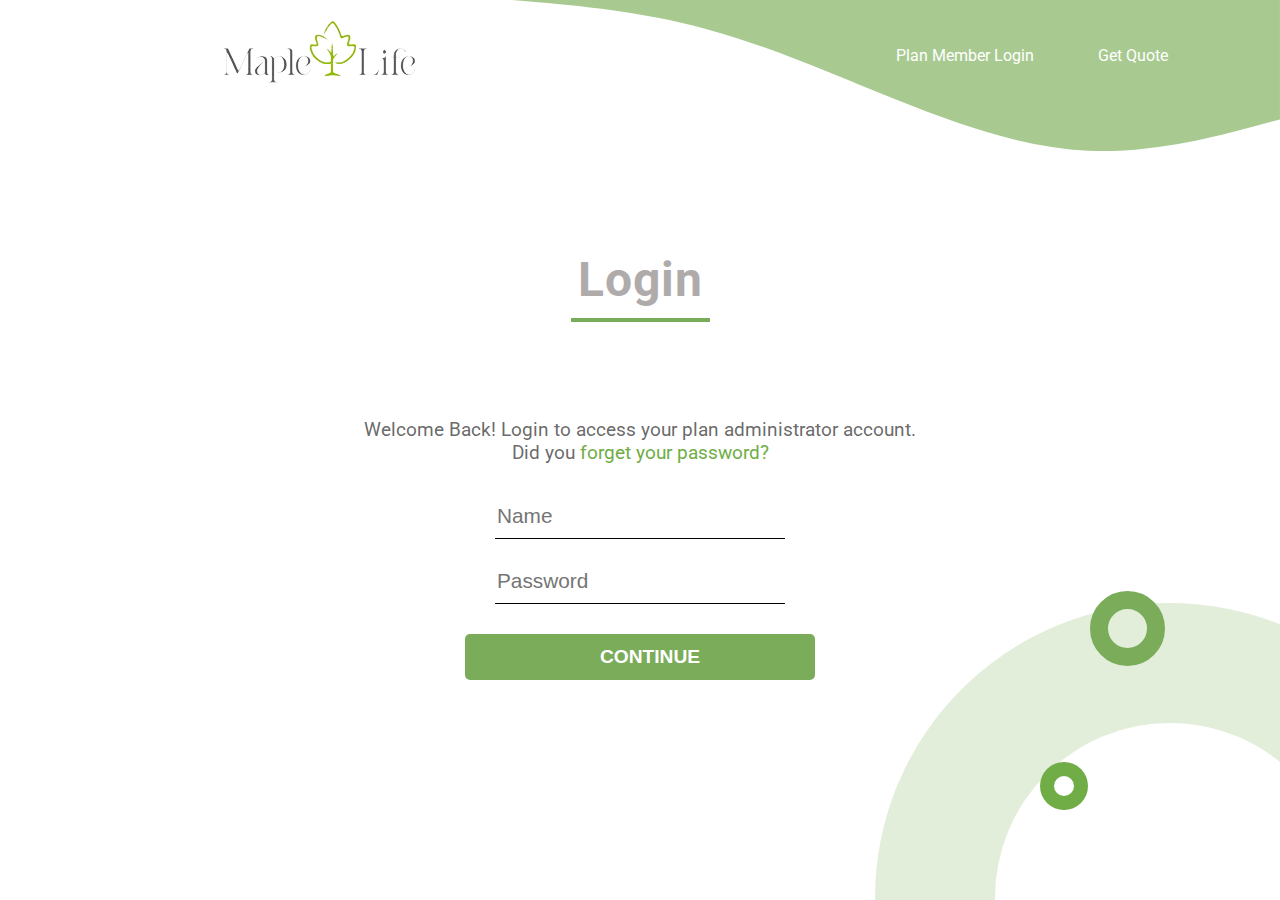
<file: Login.html>
<!DOCTYPE html>
<html lang="en">

<head>
    <meta charset="UTF-8">
    <meta http-equiv="X-UA-Compatible" content="IE=edge">
    <meta name="viewport" content="width=device-width, initial-scale=1.0">
    <title>Document</title>

    <!-- Style Sheet -->
    <link rel="stylesheet" href="style.css">
    
    <!-- Google Font -->
    <link
        href="https://fonts.googleapis.com/css?family=Roboto:100,100italic,300,300italic,regular,italic,500,500italic,700,700italic,900,900italic"
        rel="stylesheet" />
    
    <!-- Font Awesome -->
    <link rel="stylesheet" href="https://cdnjs.cloudflare.com/ajax/libs/font-awesome/5.15.3/css/all.min.css"
        integrity="sha512-iBBXm8fW90+nuLcSKlbmrPcLa0OT92xO1BIsZ+ywDWZCvqsWgccV3gFoRBv0z+8dLJgyAHIhR35VZc2oM/gI1w=="
        crossorigin="anonymous" />
</head>

<body>
    <div class="main-page n-overrflow">
        <header>
            <div class="logo">
                <a href="#">
                    <img src="./images/logo-green.png" />
                </a>
            </div>
            <div class="quote1">
                <ul>
                    <li><a href="#">Plan Member Login</a></li>
                    <li><a href="#">Get Quote</a></li>
                </ul>
            </div>
        </header>

        <main>
            <form>
                <div class="login main-heading">
                    Login
                </div>
                <p>Welcome Back! Login to access your plan administrator account.</p>
                <p>Did you <a href="#">forget your password?</a></p>
                <input type="text" placeholder="Name">
                <input type="password" placeholder="Password">
                <button class="btn"><i class="fas fa-arrow-circle-right"></i>CONTINUE</button>
            </form>
        </main>


        <svg xmlns="http://www.w3.org/2000/svg" viewBox="0 0 1440 320">
            <path fill="#a8ca91" fill-opacity="1"
                d="M0,0L60,5.3C120,11,240,21,360,53.3C480,85,600,139,720,186.7C840,235,960,277,1080,282.7C1200,288,1320,256,1380,240L1440,224L1440,0L1380,0C1320,0,1200,0,1080,0C960,0,840,0,720,0C600,0,480,0,360,0C240,0,120,0,60,0L0,0Z">
            </path>
        </svg>

        <div class="circle-small">
            <div class="inner-circle-small"></div>
        </div>
        <div class="circle-medium"></div>
        <div class="circle-large">
            <div class="inner-circle-large"></div>
        </div>

    </div>
</body>

</html>
</file>
<file: style.css>
* {
    padding: 0%;
    margin: 0%;
    box-sizing: border-box;
}

body {
    line-height: 1.2;
    font-family: "Roboto";
}

/* Utilites */
.main-heading {
    font-size: 3rem;
}


.main-page {
    position: relative;
    top: 0%;
    overflow: hidden;
    height: 100vh;
    width: 100%;
}
.main-page>main{height: 80vh;display: flex;align-items: center;justify-content: center;}
/* Header Section */

header {
    display: flex;
    justify-content: center;
    align-items: center;
}

header > div{
    width: 50%;
}

div.logo {
    text-align: center;
    font-size: 2rem;
    color: #333;
}

header > div:nth-child(2) {
    padding: 45px 8%;
    display: flex;
    align-items: center;
    justify-content: flex-end;
}

header a {
    display: block;
    margin: 0px 10px;
    color: #fff;
    text-decoration: none;
}

/* Main Section */

form {
    display: flex;
    flex-direction: column;
    justify-content: center;
    align-items: center;
    padding: 50px;
}

form > .login {
    letter-spacing: 1px;
    border-bottom: 4px solid #7aac59;
    color: #afabab;
    margin-bottom: 2em;
    padding: 10px 7px;
    font-weight: 700;
}

.btn {
    color: #fff;
    font-size: 1.2rem;
    font-weight: bold;
    display: block;
    padding: 12px 0px;
    width: 350px;
    background-color: #7aac59;
    border: none;
    margin: 20px 0px;
    border-radius: 5px;
    cursor: pointer;
}

.btn:hover {
    background-color: #71a84d;
}

.btn:active {
    transform: scale(.98);
}

/* For Login Page */

form p {
    font-size: 1.2rem;
    color: rgba(51, 51, 51, 0.74);
}

form p:nth-child(3) {
    margin-bottom: 20px;
}

form a {
    color: #70ad47;
    text-decoration: none;
}

form input {
    outline: none;
    font-size: 1.3rem;
    padding: 10px 2px;
    width: 290px;
    display: block;
    margin: 10px;
    border: none;
    border-bottom: 1px solid black;
}

form button i {
    margin: 0px 10px;
}

/* Wave and Circle  */

svg {
    width: 60%;
    max-height: 300px;
    position: absolute;
    top: 0%;
    right: 0%;
    z-index: -1;
}


.circle-small {
    position: absolute;
    bottom: 10%;
    right: 15%;
    background-color: #70ad47;
    border-radius: 100%;
    padding: 14px;
    z-index: -1;
}

.inner-circle-small {
    width: 20px;
    height: 20px;
    background-color: white;
    border-radius: 100%;
}

.circle-medium {
    position: absolute;
    bottom: 26%;
    right: 9%;
    background-color: transparent;
    border-radius: 100%;
    z-index: -5;
    width: 75px;
    height: 75px;
    border: 18px solid #7aac59;
}

.inner-circle-medium {
    width: 25px;
    height: 25px;
    background-color: white;
    border-radius: 100%;
}

.circle-large {
    position: absolute;
    right: -160px;
    bottom: -200px;
    background-color: #e2eeda;
    border-radius: 100%;
    padding: 120px;
    z-index: -10;
}

.inner-circle-large {
    width: 230px;
    height: 230px;
    background-color: white;
    border-radius: 100%;
}
.quote1>ul{list-style-type: none;}
    .quote1>ul>li{display: inline-block;vertical-align: middle;}
    .quote1>ul>li:last-child{margin-left: 40px;}

@media screen and (min-width: 1280px) {
    .circle-large {
        right: -185px;
        bottom: -293px;
    }
    
    .inner-circle-large {
        width: 350px;
        height: 350px;
    }
}

@media screen and (max-width: 1000px) {
    .circle-large {
        right: -160px;
        bottom: -200px;
    }
    
    .inner-circle-large {
        width: 230px;
        height: 230px;
    }
}

@media screen and (max-width: 800px) {
    svg {
        width: 90%;
    }
    
    .circle-small {
        bottom: 4%;
        right: 25%;
    }

    .inner-circle-small {
        width: 20px;
        height: 20px;
        background-color: white;
        border-radius: 100%;
    }

    .circle-medium {
        bottom: 14%;
        right: 10%;
    }

    .inner-circle-medium {
        width: 25px;
        height: 25px;
    }

    .circle-large {
        right: -160px;
        bottom: -200px;
    }
    
    .inner-circle-large {
        width: 130px;
        height: 130px;
    }
    
}

@media screen and (max-width: 630px) {
    header > div:nth-child(2) {
        padding: 45px 4%;
    }

    svg {
        width: 130%;
        max-height: 500px;
    }
}

@media screen and (max-width: 500px) {
    header > div:nth-child(2) {
        padding: 45px 0%;
    }

    svg {
        width: 150%;
        max-height: 500px;
    }
}
</file>
<file: dashboard.css>
/* Utility Class */

/* width */
::-webkit-scrollbar {
    width: 10px;
}

/* Track */
::-webkit-scrollbar-track {
    background: #f1f1f1;
    border-radius: 1px;
}

/* Handle */
::-webkit-scrollbar-thumb {
    background: #888; 
}

/* Handle on hover */
::-webkit-scrollbar-thumb:hover {
    background: #555; 
}

.flex {
    display: flex;
}

.justify-center {
    justify-content: center;
}

.align-item-center {
    align-items: center;
}

.btn {
    display: block;
    border: none;
}

.color-white {
    color: white;
}

.color-light-black {
    color: #333333a9;
}

.red-star {
    color: red;
    font-size: 1.5rem;
    pointer-events: none;
}

table,
td{
    border-collapse: collapse;
}

i {
    pointer-events: none !important;
}

button:hover {
    cursor: pointer;
}

button:active {
    transform: scale(.97);
}

/* Style the tab content */
.tabcontent {
    display: none;
    animation: fadeEffect .6s;
}

/* Go from zero to full opacity */
@keyframes fadeEffect {
    from {opacity: 0;}
    to {opacity: 1;}
}

/* Company, Employee and Employee Detail Tabs */
.tab-section {
    margin: 0px 20px;
    border-bottom: 1px solid #ccc;
    justify-content: space-between;
}

.tab {
    list-style-type: none;
}

.tab li {
    position: relative;
    top: 0%;
    overflow: hidden;
}

/* Style the buttons inside the tab */
.tab button {
    background-color: transparent;
    border: none;
    outline: none;
    padding: 14px 16px;
    transition: 0.3s;
    font-size: 17px;
    font-size: 1rem;
    font-weight: 600;
}

.tab span.underline {
    width: 100%;
    height: 2px;
    background-color: #7aac59;
    position: absolute;
    bottom: 0%;
    left: 0%;
    transform: translateX(100%);
    transition: all 0.1s linear;
}

/* Create an active/current tablink class */
.tab span.underline.active {
    transform: translateX(0%);
}

/* Style the tab content */
.tabcontent {
    padding: 6px 12px;
}

/* Tab Content */
.panel {
    background-color: white;
    max-height: 0;
    overflow: hidden;
    transition: max-height 0.2s ease-out;
}

/* Global Accordion */
.accordion {
    padding: 0px 15px;
    width: 100%;
    border: none;
    text-align: left;
    outline: none;
    font-size: 1.2rem;
    transition: all 0.5s linear;
    margin: 10px 0px;
}

.accordion:active{
    transform: scale(1);
}

.accordion::before {
    content: '\003E';
    color: #777;
    font-size: 2.2rem;
    font-weight: bold;
    float: left;
    margin-right: 20px;
}

.active::before {
    content: '\2228';
    transform: skewX(2deg);
}

.color-green {
    background-color: #7aac59;
}

.hidden {
    display: none !important;
}

* {
    padding: 0%;
    margin: 0%;
    box-sizing: border-box;
}

body {
    line-height: 1.2;
    font-family: "Roboto";
}

.main {
    height: 100vh;
    width: 100%;
}

/* Header Section */
header {
    background: rgb(109,157,78);
    background: linear-gradient(204deg, rgba(109,157,78,1) 0%,
    rgba(112,161,79,1) 57%, rgb(119, 171, 83) 100%);
    justify-content: space-between;
    padding: 10px 3% 10px 2%;
}

header .hambuger button{
    flex-direction: column;
    gap: 7px;
    border: none;
}

header .hambuger div {
    width: 30px;
    height: 4px;
    background-color: #fff;
}

header .logo {
    position: relative;
    bottom: 7px;
}

header button {
    background-color: transparent;
    margin-right: 0px;
    padding: 20px;
}

header button i {
    font-size: 2.2rem;
}

/* Notification Section */
.notification {
    position: relative;
    top: 0%;
}

.red-circle {
    position: absolute;
    top: 16px;
    left: 34px;
    width: 20px;
    height: 20px;
    background-color: rgba(255, 0, 0, 0.795);
    border-radius: 100%;
    border: 2px solid #fff;
    pointer-events: none;
}

.notification-box {
    position: absolute;
    top: 80px;
    right: -30px;
    z-index: 10;
    width: 400px;
    background-color: #fff;
    box-shadow: 0px 0px 4px 3px gray;
    border-radius: 4px;
    display: none;
}

.notification-box-active{
    display: block;
}

.notification-box::before {
    content: "";
    position: absolute;
    top: -39px;
    right: 44px;
    border-top: 20px solid transparent;
    border-left: 20px solid transparent;
    border-right: 20px solid transparent;
    border-bottom: 20px solid #fff;
    pointer-events: none;
}

.notification-list {
    list-style-type: none;
    padding: 20px 0px;
}

.notification-list li {
    padding: 10px;
    text-align: center;
}

/* User Section */
.user {
    position: relative;
    top: 0px;
}

.user-box {
    position: absolute;
    top: 70px;
    right: 20px;
    width: 200px;
    background-color: #fff;
    padding: 10px;
    display: none;
    z-index: 20;
}

.user-box-active {
    display: block;
}

.user-list {
    list-style-type: none;
}

.user-list li {
    padding: 10px;
}

.user-list li a {
    text-decoration: none;
    color: #333;
}

.user-list i {
    margin-right: 13px;
}

/* Activity Section */
.activity-section {
    width: 100%;
    padding-top: 40px;
    margin-bottom: 20px;
    justify-content: end;
}

.activity-section > div{
    justify-content: space-between;
    width: 92%;
}

/* Filter Fields */

.filter-fields select {
    font-size: 1rem;
    padding: 5px 20px;
    border: none;
}

/* Different Buttons */
.different-btns select {
    font-size: 1rem;
    padding: 5px 20px;
    border: none;
    margin-right: 10px;
}

.different-btns input {
    font-size: 1rem;
    padding: 5px 10px 5px 30px;
    background-image: url(./images/search-icon.png);
    background-repeat: no-repeat;
    background-size: 23px;
    background-position: 5px center;
    border: 1px solid #333333a9;
    border-radius: 3px;
    outline: none;
}

.different-btns .btn-icon {
    padding: 5px 8px;
    margin: 0px 8px;
    border-radius: 3px;
    background-color: rgba(204, 204, 204, 0.781);
}

.change-btn-style {
    color: #fff !important; 
    background-color: #333 !important;
}

.different-btns .add-company-btn,
.different-btns .add-employee-btn,
.different-btns .download-btn,
.different-btns .edit-btn {
    border-radius: 3px;
    margin: 0px 8px;
    width: 200px;
    background-color: rgb(119, 171, 83);
    font-size: 1rem;
    font-weight: bold;
    display: none;
    padding: 6px 0px;
}

/* Main Section */
.main-section {
    flex-direction: row;
    align-items: stretch;
}

/* Important Section */
.main-section > div:nth-child(1) {
    width: 100%;
    order: 1;
}

.main-container {
    height: 70vh;
    max-height: 780px;
    overflow: hidden;
}

/* Main Tabs Links */
.main-container section:nth-child(1),
.main-container section:nth-child(1) ul {
    height: 100%;
    width: 13%;
}

.main-container section:nth-child(1) ul {
    list-style-type: none;
    flex-direction: column;
    width: 100%;
    justify-content: space-between;
    padding: 20px 10px;
}

.main-container section:nth-child(1) ul li{
    width: 100%;
}

.main-container section:nth-child(1) button {
    width: 100%;
    border: none;
    gap: 5px;
    background-color: transparent;
    color: #777;
}

.main-container section:nth-child(1) i {
    font-size: 2.4rem;
    flex: 1 1 0;
    color: inherit;
}

.main-container section:nth-child(1) button span{
    font-size: 1.1rem;
    flex: 2 1 0;
    display: block;
    text-align: left;
    font-weight: bold;
    color: inherit;
    pointer-events: none;
}

.active-main-tab {
    color: #7aac59 !important;
}

/* Main Tabs Content */

.main-container section:nth-child(2){
    overflow-y: scroll;
    width: 100%;
}

/* Company and Employees Content */
.main-container table.main-table{
    width: 100%;
    max-height: 100%;
}

.table-head {
    position: sticky;
    top: 0%;
}

.main-container input[type="checkbox"]{
    height: 25px;
    width: 25px;
    display: block;
    margin: auto;
}

.main-container th {
    text-align: left;
    background-color: #7aac59;
}

.main-container th,
.main-container td {
    padding: 10px .98%;
}

.main-container tr:nth-child(odd){
    background-color: rgba(204, 204, 204, 0.308);
}

.main-container .cell-w-5{
    width: 5%;
}

.main-container .cell-w-10{
    width: 10%;
}

.main-container .cell-w-15 {
    width: 15%;
}

.main-container .cell-w-20 {
    width: 20%;
}

.first-character {
    padding: 7px 14px;
    border-radius: 100%;
    background-color: #7aac59;
}

.employee-detail-btn {
    text-align: left;
    background-color: transparent;
    border: none;
    width: 100%;
    height: 100%;
    font-size: 1rem;
}

/* css v2 starts*/

/* Import Employee Section */
main#upload {
    width:100%;
    height: 100%;
    display: none;
    transition: .3s;
}

.show-upload-modal{
    display: block !important;
}

#upload h3{
    font-size: 1.3rem;
    font-weight:400;
    margin: 20px 30px;
}

.nav {
    width: 80%;
    margin: 0 auto 50px;
}

.nav ul{
    list-style-type: none;
    justify-content: space-between;
}

.nav ul li:nth-child(1),
.nav ul li:nth-child(3),
.nav ul li:nth-child(5){
    text-align: center;
    width: max-content;
    font-size: 1.3rem;
    position: relative;
    top: 0%;
}

.nav ul li:nth-child(1) div:nth-child(1),
.nav ul li:nth-child(3) div:nth-child(1),
.nav ul li:nth-child(5) div:nth-child(1){
    width: 45px;
    height: 45px;
    text-align: center;
    font-size: 24px;
    color: #fff;
    border-radius: 100%;
    line-height: 45px;
    margin: 0 auto 10px;
    background-color: #aaaaaa;
}

.nav ul li:nth-child(1) div:nth-child(2),
.nav ul li:nth-child(3) div:nth-child(2),
.nav ul li:nth-child(5) div:nth-child(2){
    position: absolute;
    top: 100%;
    width: max-content;
    left: 50%;
    transform: translateX(-50%);
}

.bg-green{
    background-color: #7aac59 !important;
}

/* Progressive Bar */
.progressive-bar {
    flex: 1;
    background-color: #77777775;
    border-radius: 10%;
}

.progressive-bar div{
    background-color: #7aac59;
    width: 0%;
    padding: 3px 0px;
}

/* Hidding Section */
.hide{
    display: none !important;
}

/* Import1 */

#import1 {
    width: 100%;
}

.fileTakerMain{
    width: 40%;
    margin: 20px auto;
}

.fileTakerMain label div{
    cursor: pointer;
}

.fileTaker{
    width: 100%;
    border: 5px dashed #4b494971;
    border-radius:25px;
    padding: 20px;
    text-align:center;
}

.fileTaker i{
    font-size: 3em;
}

.fileTaker p{
    font-size: 2rem;
    margin: 20px auto;
    color:#858585;
    background-color: g;
}

.fileTaker h6{
    font-size: 1.5rem;
    font-weight:400;
    margin-bottom:20px;
}

.fileTaker button{
    margin: 10px auto;
    background-color: #7aac59;
    width: 200px;
    padding: 10px;
    border-radius: 5px;
    font-size: 1rem;
    font-weight: bold;
}

.fileTaker input{
    display: none;
}


#import1 > p {
    font-size: 18px;
    line-height: 2;
    padding: 0px 60px;
    margin-bottom: 10px;
}

/* Import2 */
#import2 {
    margin: 20px auto;
    width: 85%;
}

.importOptionsList > ul{
    list-style-type:none;
    padding: 40px 0px 100px 0px;
}

.importOptionsList>ul>li{
    margin-bottom:15px;
}

.importOptionsList>ul>li span{
    font-weight:bold;
    color:#858585;
    margin-right:20px;
    width: 150px;
    display: inline-block;
    font-weight: bold;
}

.importOptionsList >ul >li select{
    padding:10px;
    width:260px;
    font-weight: bold;
}

.importOptionsList > ul> li:last-child p{
    display: inline-block;
    flex: 1;
}

.importOptionsList > ul> li:last-child input{
    width: 30px;
    height: 30px;
    float: left;
    margin: 0px 18px;
}

/* Import3 */
.new-table>table{
    margin: 30px auto;
    width: 97%;
    border-radius: 4px;
}

.new-table > table > tbody > tr:first-child {
    background-color:#7aac59 !important;
    color:#fff;
    font-weight:400;
    font-size: 1.2rem;
}

.new-table>table td{
    width: 33.33%;
    text-align:left;
    padding: 30px 15px;
}

.new-table>table td select{
    padding: 10px 15px;
    border-radius: 5px;
    font-size: 1rem;
}

.show{
    display: block !important;
}

/* Billing Content */
#Billing .bill-table-1,
#Billing .bill-table-2{
    width:99.5%;
    min-width: 1200px;
}

/* Bill Table 1 */
#Billing .bill-table-1 > thead{
    color:#fff;
}

#Billing .bill-table-1 > thead>tr th{
    padding: 10px;
    width:90px;
    text-align:right;
    font-size:11px;
}

#Billing .bill-table-1 > tbody tr td{
    text-align:right;
    width: auto;
    padding: 5px 3px;
    font-size: 13px;
}

#Billing .bill-table-1 > tbody tr{
    background-color: #fff;
}

.below-tbody tr{
    background-color:#efefef !important;
}

.below-tbody tr:nth-child(1){
    border-top: 2px solid #000;
}


/* Bill Table 2 */
.bill-table-2,
.bill-table-2 td {
    border: 1px solid #333;
}

.bill-table-2 td {
    width: 120px;
    height: 40px;
    background-color: #fff;
}

.import-employee-decision-button {
    gap: 15px;
}

.import-employee-decision-button button {
    width: 200px;
    padding: 10px;
    font-size: 1rem;
    font-weight: bold;
}

/* Resources Content */
#Resources div{
    padding: 5px 10px;
    flex-wrap: wrap;
}

#Resources figure {
    width: 25%;
    padding: 15px 10px;
}

#Resources figure img {
    aspect-ratio: 457 / 305;
}

#Resources figure h4 {
    font-size: 1rem;
    padding: 15px 0px;
}

#Resources figure p {
    text-align: justify;
}

/* Change Page Section */
.change-page {
    padding: 10px 30px;
    justify-content: right;
}

.change-page > div {
    width: 92%;
    justify-content: space-between;
}

.change-page > div > div:nth-child(1) button,
.change-page > div > div:nth-child(1) p {
    margin: 2px 10px;
    font-size: 1.1rem;
    padding: 10px;
    background-color: transparent;
}

.page-no {
    border: 1px solid rgba(0, 0, 0, 0.527);
    padding: 0px 20px;
    margin: 0px 20px;
}

.no-pages {
    padding: 0px 7px;
}

.change-page > div > div:nth-child(2) {
    margin: 2px 10px;
    font-size: 1.1rem;
    padding: 10px;
    background-color: transparent;
}

/* Side Section on Click */
.side-section {
    width: 0%;
    order: 2;
    overflow: hidden;
    transition: all 100ms linear;
    padding-top: 50px;
}

.side-section-active {
    width: 260px;
}

.side-section > div{
    flex-direction: column;
}

.company-tab-btn,
.news-letter-tab-btn,
.employee-tab-btn {
    display: none;
}

.company-tab-btn .import-file,
.company-tab-btn .export-file,
.employee-tab-btn .import-file,
.employee-tab-btn .export-file,
.news-letter-tab-btn .import-file {
    font-size: 1rem;
    margin: 10px 0px;
    padding: 10px 2px;
    width: 200px;
    border: 4px;
}

/* Add and Remove Buttons */
.add-remove-carrier-btn,
.add-remove-beneficiary-btn,
.add-remove-contingent-btn,
.add-remove-dependent-information-btn {
    margin: 20px auto;
    padding: 30px 0px 10px !important;
    border-top: 3px solid #ccc;
    gap: 20px;
}

.add-remove-carrier-btn button,
.add-remove-beneficiary-btn button,
.add-remove-contingent-btn button,
.add-remove-dependent-information-btn button {
    width: 250px;
    padding: 10px;
    font-size: 1rem;
    font-weight: bold;
    border-radius: 4px;
    border: none;
}

.add-remove-carrier-btn button:nth-child(1),
.add-remove-beneficiary-btn button:nth-child(1),
.add-remove-contingent-btn button:nth-child(1),
.add-remove-dependent-information-btn button:nth-child(1){
    color: #777;
}

/* Modals */
.add-company-modal,
.add-employee-modal,
.employee-detail-modal {
    position: fixed;
    top: 0%;
    width: 100%;
    height: 100vh;
    background-color: rgba(204, 204, 204, 0.432);
    transform: translateX(100%);
    transition: all 150ms linear;
    overflow-x: hidden;
    overflow-y: auto;
}

.active-modal {
    transform: translate(0%); 
}

.add-company-form,
.add-employee-form,
.employee-detail-form {
    position: absolute;
    top: 0%;
    right: 0%;
    width: 80%;
    min-height: 100vh;
    background-color: #ffffff;
    z-index: 10;
}

.add-company-form .company-form-decision-button,
.employee-detail-form .employee-detail-decision-button,
.add-employee-form .employee-form-decision-button{
    justify-content: right;
    gap: 30px;
    padding: 0px 20px;
}

.company-form-decision-button button,
.employee-form-decision-button button,
.employee-detail-decision-button button {
    width: 200px;
    padding: 10px;
    font-size: 1rem;
    font-weight: bold;
    border-radius: 4px;
}

/* Add Company Form */
.add-company-form .company-form-header {
    padding: 30px 26px;
    font-size: 1.2rem;
}

/* Policy Section And Plan Administrator */
.poliy-holder-section .panel div.flex,
.plan-administrator-section .panel div.flex{
    padding: 5px 0px;
    width: 95%;
}

.poliy-holder-section .panel div.flex div,
.plan-administrator-section .panel div.flex div{
    width: 50%;
    padding: 5px 0px;
    justify-content: space-between;
    gap: 5px;
}

.poliy-holder-section .panel div.flex label,
.plan-administrator-section .panel div.flex label{
    flex: 1;
    text-align: right;
    font-size: 1rem;
    display: block;
    font-weight: bold;
    margin-right: 10px;
}

.poliy-holder-section .panel div.flex input,
.poliy-holder-section .panel div.flex select,
.plan-administrator-section .panel div.flex input,
.plan-administrator-section .panel div.flex select{
    width: 70%;
    display: block;
    font-size: 1rem;
    color: #777;
    padding: 5px;
    border-radius: 4px;
    border: 1px solid #777;
    outline: none;
}

/* Policy Holder Section */
.send-email-btn {
    padding: 10px 70px;
    font-size: 1rem;
    margin: 20px auto;
    background-color: #7aac59;
    font-weight: bold;
    border-radius: 4px;
    display: none;
}

.s-e-btn-active {
    display: block;
}

#policy > .welcome-2{
    width: 200px;
    margin: auto;
    padding: 10px;
    font-size: 1rem;
    font-weight: bold;
}

/* Plan Administrator Section */
.email-btn {
    padding: 10px 70px;
    font-size: 1rem;
    margin: 20px auto;
    background-color: #7aac59;
    font-weight: bold;
    border-radius: 4px;
}

.plan-administrator-section .plan-administrator-btn{
    border-top: 4px solid #ccc;
    padding: 30px !important;
    display: flex;
    gap: 30px;
    margin: auto;
}

.plan-administrator-section .plan-administrator-btn button{
    padding: 10px 40px;
    font-size: 1rem;
    font-weight: bold;
    border-radius: 4px;
    border: none;
}

.plan-administrator-section .plan-administrator-btn button:nth-child(1){
    color: #636363;
}

.plan-administrator-section .plan-administrator-btn button:nth-child(2){
    background-color: #ff1717c4;

}

/* Employee Information */
.employee-information-section .panel > div:nth-child(1){
    justify-content: space-between;
    gap: 10px;
}

.employee-information-section .panel > div:nth-child(1) > div{
    width: 33%;
    flex-direction: column;
}

.employee-information-section .panel > div:nth-child(1) > div label,
.employee-information-section .panel > div:nth-child(1) > div input{
    display: block;
    width: 100%;
    border-radius: 3px;
    font-size: 1rem;
}

.employee-information-section .panel > div:nth-child(1) > div label {
    padding: 5px 0px;
}

.employee-information-section .panel > div:nth-child(1) > div input{
    padding: 5px 10px;
    border: 1px solid #777;
}

/* Benefits and Employer Contributions Section */
.benef-and-contri-section {
    padding: 10px;
    gap: 10px;
}

.benef-and-contri-section table {
    width: 70%;
}

.benef-and-contri-section table td{
    width: 20%;
    text-align: center;
}

.benef-and-contri-section table td:nth-child(2){
    width: 60%;
    text-align: left;
}

.checkbox-field {
    height: 20px;
    width: 20px;
}

.text-field {
    width: 100%;
    height: 100%;
    padding: 6px;
}

/* Waiting Period */
.waiting-period {
    padding: 3px;
}

.waiting-period div:nth-child(1){
    font-size: 1rem;
    font-weight: 700;
}

.waiting-period div:nth-child(2){
    justify-content: space-evenly;
    margin-top: 20px;
}

.waiting-period > div:nth-child(2) input,
.waiting-period > div:nth-child(2) select{
    width: 40%;
    color: #777;
    font-size: 1rem;
    padding: 5px;
}

.add-remove-class-btn {
    margin-top: 30px;
}

.add-remove-class-btn .btn {
    width: 80%;
    padding: 10px;
    margin: 15px auto;
    font-size: 1rem;
    border-radius: 3px;
}

.add-remove-class-btn .btn:nth-child(1){
    color: #636363;
}

/* Add and Remove Division */
.division-buttons {
    margin-top: 10px;
    border-top: 3px solid #ccc;
    padding: 20px 20px 100px;
    gap: 20px;
}

.division-buttons .btn {
    padding: 10px;
    font-size: 1rem;
    border-radius: 3px;
    width: 270px;
}

/* Unit Rates Section */

/* Carriers Section */
.carriers-section .panel div{
    padding: 2px 0px;
}

.carriers-section .panel div > div:nth-child(1){
    width: 10%;
    text-align: center;
    font-size: 1rem;
}

.carriers-section .panel div select{
    padding: 5px;
    border: none;
    outline: none;
    color: #777;
    font-size: 1rem;
    font-weight: bold;
}

.carriers-section .panel div > div:nth-child(1) input[type="checkbox"]{
    height: 20px;
    width: 20px;
    background-color: darksalmon;
    border: 1px solid black;
}

/* Unit Rate Section */
.unit-rate-section h5 {
    color: #777;
    font-size: 1rem;
    border-bottom: 3px solid #ccc;
    padding: 10px 0px;
    margin: 15px 0px;
}
.unit-rate-section .panel > div{
    padding: 0px 20px;
    font-size: 1rem;
    width: 50%;
}

.unit-rate-section .panel > div > div:nth-child(1){
    width: 60%;
    padding: 10px;
    font-size: 1rem;
}

.unit-rate-section .panel > div > div:nth-child(2),
.unit-rate-section .panel > div > input{
    width: 40%;
    padding: 10px;
    font-size: 1rem;
    color: #777;
    border-color: rgba(255, 0, 0, 0.705);
}

/* Schedule Section */
.schedule-section h5 {
    color: #777;
    font-size: 1rem;
    border-bottom: 3px solid #ccc;
    padding: 10px 0px;
    margin: 15px 0px;
}

/* Schedule Table 1 , 2 and 3 */
.schedule-section .schedule-table-1,
.schedule-section .schedule-table-2,
.schedule-section .schedule-table-3{
    margin: 10px 15px;
    font-size: 1rem;
}

/* Schedule Table 1 */
.schedule-section .schedule-table-1 {
    width: 70%;
}

.schedule-section .schedule-table-1 input,
.schedule-section .schedule-table-1 select,
.schedule-section .schedule-table-2 input,
.schedule-section .schedule-table-2 select,
.schedule-section .schedule-table-3 input,
.schedule-section .schedule-table-3 select {
    width: 100%;
    padding: 5px;
    font-size: 1rem;
    color: #777;
}

.schedule-section .schedule-table-1 td:nth-child(1) {
    width: 45%;
}

.schedule-section .schedule-table-1 td:nth-child(2){
    width: 35%;
}

.schedule-section .schedule-table-1 td:nth-child(3),
.schedule-section .schedule-table-1 td:nth-child(4) {
    width: 10%;
    text-align: center;
}

.schedule-section .schedule-table-1 select {
    padding: 9px 2px;
}

/* Schedule Table 2 and 3 */
.schedule-section .schedule-table-2,
.schedule-section .schedule-table-3{
    width: 97%;
    overflow-x: scroll;
}

.schedule-section .schedule-table-2 table,
.schedule-section .schedule-table-3 table{
    width: 100%;
    min-width: 700px;
}

.schedule-section .schedule-table-2 td:nth-child(1),
.schedule-section .schedule-table-3 td:nth-child(1){
    width: 25%;
}

.schedule-section .schedule-table-2 td:nth-child(2),
.schedule-section .schedule-table-3 td:nth-child(2){
    width: 15%;
}

.schedule-section .schedule-table-2 td:nth-child(3),
.schedule-section .schedule-table-2 td:nth-child(4),
.schedule-section .schedule-table-2 td:nth-child(6),
.schedule-section .schedule-table-2 td:nth-child(7),
.schedule-section .schedule-table-2 td:nth-child(8),
.schedule-section .schedule-table-3 td:nth-child(3),
.schedule-section .schedule-table-3 td:nth-child(4),
.schedule-section .schedule-table-3 td:nth-child(6),
.schedule-section .schedule-table-3 td:nth-child(7),
.schedule-section .schedule-table-3 td:nth-child(8){
    width: 10%;
}

.schedule-section .schedule-table-2 td:nth-child(5),
.schedule-section .schedule-table-2 td:nth-child(9),
.schedule-section .schedule-table-3 td:nth-child(5),
.schedule-section .schedule-table-3 td:nth-child(9){
    width: 5%;
}

/*  Add New Employee */
.add-employee-form .employee-form-header {
    padding: 30px 26px;
    font-size: 1.2rem;
}

/* Employee Detail */
.employee-detail-form .employee-detail-form-header {
    padding: 30px 26px;
    font-size: 1.2rem;
}

.employee-detail-form .employee-detail-form-header .first-character {
    padding: 20px 23px;
}

.close-detail-model {
    position: absolute;
    top: 130px;
    left: -38px;
    padding: 20px 10px;
    font-size: 2.4rem;
    background-color: #fff;
    border: 1px solid #555;
}

.employee-detail-form .employee-detail-decision-button {
    display: none;
}

.edit-action-section {
    gap: 10px;
}

.edit-action-section button{
    padding: 10px;
    font-size: 1rem;
}

.edit-action-section select{
    padding: 10px;
    font-size: 1rem;
    background-color: #f1f1f1;
    border: none;
    font-weight: bold;
}

/* Add New Employee and Employee Detail */
.plan-sponsor-section .panel div.flex input,
.plan-sponsor-section .panel div.flex select,
.plan-member-information .panel > div.flex > div > input,
.plan-member-information .panel > div.flex > div > select,
.refusal-of-benefits .panel > div.flex > div > input,
.refusal-of-benefits .panel > div.flex > div > select,
.beneficiary-designations .panel > div.flex > div input,
.beneficiary-designations .panel > div.flex > div label,
.contingent-beneficiary-designation .panel > div.flex > div input,
.contingent-beneficiary-designation .panel > div.flex > div label,
.trustee-appointee .panel > div.flex > div input,
.trustee-appointee .panel > div.flex > div label,
.spousal-information-section > div.flex > div input,
.spousal-information-section > div.flex > div label,
.spousal-information-section > div.flex > div select,
.dependent-information-section > div.flex > div input,
.dependent-information-section > div.flex > div label,
.dependent-information-section > div.flex > div select,
.spaecial-style-1 select {
    display: block;
    font-size: 1rem;
    color: #777;
    padding: 5px;
    border-radius: 4px;
    border: none;
    outline: none;
}

/* Plan Sponsor Section */
.plan-sponsor-section .panel > div.flex{
    padding: 5px 0px;
    width: 95%;
}

.plan-sponsor-section .panel div.flex > div{
    width: 35%;
    padding: 5px 0px;
    justify-content: space-between;
}

.plan-sponsor-section .panel div.flex > div:nth-child(1){
    width: 30%;
}

.plan-sponsor-section .panel div.flex label{
    width: 45%;
    flex: 1;
    text-align: right;
    font-size: 1rem;
    display: block;
    font-weight: bold;
    margin-right: 10px;
}

.plan-sponsor-section .panel div.flex input,
.plan-sponsor-section .panel div.flex select{
    width: 55%;
}

.plan-sponsor-section .panel div.flex select {
    width: 70%;
}

/* Plan Member Information */
.plan-member-information .panel > div.flex{
    padding: 5px 0px;
    width: 95%;
}

.plan-member-information .panel > div.flex > div{
    padding: 5px 0px;
    width: 50%;
    gap: 5px;
}

.plan-member-information .panel > div.flex > div > label{
    width: 20%;
    text-align: right;
    font-size: 1rem;
    display: block;
    font-weight: bold;
    margin-right: 10px;
}

.plan-member-information .panel > div.flex > div > input,
.plan-member-information .panel > div.flex > div > select{
    width: 70%;
}

.plan-member-information .panel > div.flex:nth-child(2) > div:nth-child(1) > select{
    width: 30%;
}

.plan-member-information .panel > div.flex:nth-child(4) > div > select{
    width: 60%;
}

.plan-member-information .panel > div.flex:nth-child(5) > div > label{
    width: 20%;
}
.plan-member-information .panel > div.flex:nth-child(5) > div > select{
    width: 20%;
}

.plan-member-information .panel > div.flex:nth-child(6) > div > label{
    width: 70%;
}

.plan-member-information .panel > div.flex:nth-child(6) > div > input{
    width: 20%;
}

.plan-member-information .panel > div.flex:nth-child(7) > div{
    width: 90%;
}

.plan-member-information .panel > div.flex:nth-child(7) > div > label{
    width: 11%;
}

/* Refusal of Benefits */
.refusal-of-benefits .panel > div.flex{
    padding: 5px 0px;
    width: 95%;
}

.refusal-of-benefits .panel > div.flex > div:nth-child(1){
    width: 70%;
    padding: 5px 0px;
    gap: 5px;
}

.refusal-of-benefits .panel > div.flex > div:nth-child(2){
    width: 30%;
    padding: 5px 0px;
    gap: 5px;
}

.refusal-of-benefits .panel > div.flex > div:nth-child(1) > label,
.refusal-of-benefits .panel > div.flex > div:nth-child(2) > label{
    width: 50%;
    text-align: right;
    font-size: 1rem;
    display: block;
    font-weight: bold;
    margin-right: 10px;
}


.refusal-of-benefits .panel > div.flex > div:nth-child(2) > label{
    width: 40%;
}

.refusal-of-benefits .panel > div.flex > div > input,
.refusal-of-benefits .panel > div.flex > div > select{
    width: 70%;
}

.refusal-of-benefits .panel > div.flex > div:nth-child(2) > input{
    width: 30%;
}

/* Beneficiary Designations  */
/* Contingent Beneficiary Designation */
/* Trustee Appointee */
.beneficiary-designations .panel > div.flex,
.contingent-beneficiary-designation .panel > div.flex,
.trustee-appointee .panel > div.flex{
    padding: 5px 0px;
    width: 95%;
}

.beneficiary-designations .panel > div.flex > div,
.contingent-beneficiary-designation .panel > div.flex > div,
.trustee-appointee .panel > div.flex > div{
    width: 50%;
    padding: 5px 0px;
    gap: 5px;
}

.beneficiary-designations .panel > div.flex > div input,
.beneficiary-designations .panel > div.flex > div label,
.contingent-beneficiary-designation .panel > div.flex > div input,
.contingent-beneficiary-designation .panel > div.flex > div label,
.trustee-appointee .panel > div.flex > div input,
.trustee-appointee .panel > div.flex > div label{
    width: 70%;
}

.beneficiary-designations .panel > div.flex > div label,
.contingent-beneficiary-designation .panel > div.flex > div label,
.trustee-appointee .panel > div.flex > div label{
    width: 20%;
    text-align: right;
    font-weight: bold;
    margin-right: 10px;
    border: none;
}

.beneficiary-designations .panel > div.flex:nth-child(2) > div:nth-child(2) label,
.contingent-beneficiary-designation .panel > div.flex:nth-child(2) > div:nth-child(2) label,
.trustee-appointee .panel > div.flex:nth-child(2) > div:nth-child(2) label{
    width: 40%;
}

.beneficiary-designations .panel > div.flex:nth-child(2) > div:nth-child(2) input,
.contingent-beneficiary-designation .panel > div.flex:nth-child(2) > div:nth-child(2) input,
.trustee-appointee .panel > div.flex:nth-child(2) > div:nth-child(2) input{
    width: 30%;
}

/* Dependent Information */
.dependent-information .panel > div.flex{
    padding: 5px 0px;
    width: 95%;
    margin: auto;
}

.spousal-information-section > div.flex > div,
.dependent-information-section > div.flex > div{
    width: 50%;
    padding: 5px 0px;
    gap: 5px;
}

.spousal-information-section h5,
.dependent-information-section h5{
    border-top: 3px solid #ccc;
    padding: 15px 0px;
    margin-bottom: 10px;
    font: .9rem;
}

.spousal-information-section h5 {
    border: none;
}

.spousal-information-section > div.flex > div input,
.spousal-information-section > div.flex > div label,
.spousal-information-section > div.flex > div select,
.dependent-information-section > div.flex > div input,
.dependent-information-section > div.flex > div label,
.dependent-information-section > div.flex > div select{
    width: 70%;
}


.spousal-information-section > div.flex > div label,
.dependent-information-section > div.flex > div label{
    width: 20%;
    font-size: 1rem;
    text-align: right;
    font-weight: bold;
    margin-right: 10px;
    border: none;
}

.spousal-information-section > div.flex > div select {
    width: 30%;
}

.dependent-information-section > div.flex > div select {
    width: 50%;
}

.spousal-information-section > div.flex:nth-child(3) > div:nth-child(2) input{
    width: 30%;
}

.spaecial-style-1 {
    padding: 10px;
}

.spaecial-style-1 div:nth-child(1) {
    width: max-content !important;
}

.spaecial-style-1 > div:nth-child(1) label {
    width: 100% !important;
}

.spaecial-style-1 > div:nth-child(2) label,
.spaecial-style-1 > div:nth-child(2) select {
    width: max-content !important;
}

.spaecial-style-2 div:nth-child(1){
    width: 30% !important;
    justify-content: space-evenly;
}

.spaecial-style-2 div:nth-child(2){
    width: 40% !important;
    justify-content: space-evenly;
}

.spaecial-style-2 div:nth-child(3){
    width: 25% !important;
    justify-content: space-evenly;
}

.spaecial-style-2 div label,
.spaecial-style-2 div input {
    width: 60% !important;
}

.spaecial-style-2 div label{
    width: 30% !important;
}

.spaecial-style-2 div:nth-child(3) input {
    width: 60% !important;
}


.add-remove-dependent-information-btn{
    margin: 20px 0px !important;
}

/* Premiums Section and Employee Premiums Section */
#premiums div,
#employee-premiums div{
    min-height: 70vh;
    padding: 20px;
    overflow-x: scroll;
}

#premiums table,
#employee-premiums table {
    width: 90%;
    margin: auto;
    min-width: 700px;
}

#premiums table td,
#employee-premiums table td {
    padding: 10px;
}

/* Tracking Section and Employee Tracking Section */
#tracking div,
#employee-tracking div{
    width: 100%;
    height: 100%;
    min-height: 50vh;
}

#tracking table,
#employee-tracking table{
    width: 80%;
    font-size: 1rem;
}

#tracking th,
#employee-tracking th {
    text-align: left;
    padding: 10px 0px;
    color: #333;
}

#tracking th,
#tracking td,
#employee-tracking th,
#employee-tracking td {
    width: 40%;
    padding: 10px 0px;
}

#tracking td,
#employee-tracking td {
    padding-left: 15px;
}

.input-field {
    pointer-events: none;
    border: none;
}

.add-employee-form input,
.add-employee-form select {
    border: 1px solid #777 !important;
}

@media screen and (max-width: 1200px){
    /* Main Tabs Links */
    .main-container section:nth-child(1){
        width: 8%;
    }

    .main-container section:nth-child(1) ul {
        width: 100%;
    }

    .main-container section:nth-child(1) button span{
        display: none;
    }
    
}

@media only screen and (max-width:1024px) {
    /* Activity Section */
    .activity-section > div {
        width: 100%;
    }

    /* Main Section */
    .main-section {
        flex-direction: column;
    }
    
    /* Important Section */
    .main-section > div:nth-child(1) {
        order: 2;
    }

    .main-container {
        height: 80vh;
        flex-direction: column;
    }

    /* Main Tabs Links */
    .main-container section:nth-child(1),
    .main-container section:nth-child(1) ul {
        height: auto;
        width: 100%;
    }

    .main-container section:nth-child(1) ul {
        padding: 20px;
        flex-direction: row;
    }
    
    /* Company and Employees Content */
    .main-container table.main-table{
        min-width: 800px;
    }

    .main-container input[type="checkbox"]{
        height: 20px;
        width: 20px;
    }

    .main-container th,
    .main-container td {
        padding: 20px 0px;
        text-align: center;
    }

    /* Change Page Section */
    .change-page > div {
        width: 100%;
    }

    /* Side Section on Click */
    .side-section {
        order: 1;
        padding: 20px 0px;
        height: auto;
        display: none;
        width: 100%;
    }

    .side-section-active {
        display: block;
    }

    .side-section > div {
        flex-direction: row;
        justify-content: center;
        gap: 10px;
    }

    /* Add Company From */
    .add-company-form,
    .add-employee-form,
    .employee-detail-form {
        width: 100%;
    }
        
    .close-detail-model {
        top: 30px;
        left: 90% !important;
        z-index: 1;
        padding: 2px 10px;
        font-size: 1.5rem;
        background-color: rgba(235, 232, 232, 0.521);
        border-radius: 100%;
    }

    .close-detail-model i{
        display: none;
    }

    .close-detail-model::before{
        content: "\00D7";
        color: #777;
    }

}

@media only screen and (max-width:950px) {
    /* Different Buttons */
    .different-btns select {
        padding: 5px 0px;
        margin-right: 3px;
    }

    .different-btns > div:nth-child(3) > div:nth-child(2) button{
        width: 140px;
    }
}

@media only screen and (max-width:900px) {
    #Resources figure {
        width: 33.33%;
    }


    /* Plan Sponsor Section */
    .plan-sponsor-section .panel > div.flex{
        width: 100%;
        flex-direction: column;
    }

    .plan-sponsor-section .panel div.flex > div{
        width: 70% !important;
        justify-content: space-between;
        gap: 10px;
    }

    .plan-sponsor-section .panel div.flex label{
        width: 50%;
        text-align: left;
    }

    .plan-sponsor-section .panel div.flex input,
    .plan-sponsor-section .panel div.flex select{
        flex: 1;
    }

    .plan-sponsor-section .panel input[type='checkbox']{
        height: 20px;
        width: 20px;
    }
    
    /* Plan Member Information */
    .plan-member-information .panel > div.flex{
        width: 100%;
        flex-direction: column;
    }
    .plan-member-information .panel > div.flex > div,
    .plan-member-information .panel > div.flex:nth-child(7) > div{
        width: 70%;
    }
    
    .plan-member-information .panel > div.flex > div > label{
        width: 40% !important;
        text-align: left;
    }
    
    .plan-member-information .panel > div.flex > div > input,
    .plan-member-information .panel > div.flex > div > select{
        width: auto;
        flex: 1;
    }
  
    /* Refusal of Benefits */
    .refusal-of-benefits .panel > div.flex{
        width: 100%;
        flex-direction: column;
    }
    
    .refusal-of-benefits .panel > div.flex > div:nth-child(1){
        width: 70%;
        gap: 5px;
    }
    
    .refusal-of-benefits .panel > div.flex > div:nth-child(2){
        width: 70%;
    }
    
    .refusal-of-benefits .panel > div.flex > div:nth-child(1) > label,
    .refusal-of-benefits .panel > div.flex > div:nth-child(2) > label{
        width: 40%;
        text-align: left;
    }
    
    
    .refusal-of-benefits .panel > div.flex > div > input,
    .refusal-of-benefits .panel > div.flex > div > select{
        flex: 1;
    }
    
    /* Beneficiary Designations  */
    /* Contingent Beneficiary Designation */
    /* Trustee Appointee */
    .beneficiary-designations .panel > div.flex,
    .contingent-beneficiary-designation .panel > div.flex,
    .trustee-appointee .panel > div.flex{
        width: 100%;
        flex-direction: column;
    }
    
    .beneficiary-designations .panel > div.flex > div,
    .contingent-beneficiary-designation .panel > div.flex > div,
    .trustee-appointee .panel > div.flex > div{
        width: 70%;
    }

    .beneficiary-designations .panel > div.flex > div label,
    .contingent-beneficiary-designation .panel > div.flex > div label,
    .trustee-appointee .panel > div.flex > div label{
        width: 50%;
        text-align: left;
    }
    
    
    .beneficiary-designations .panel > div.flex:nth-child(2) > div:nth-child(2) input,
    .contingent-beneficiary-designation .panel > div.flex:nth-child(2) > div:nth-child(2) input,
    .trustee-appointee .panel > div.flex:nth-child(2) > div:nth-child(2) input{
        flex: 1;
    }
    
    /* Dependent Information */
    .dependent-information .panel > div.flex{
        width: 100%;
    }
    
    .spousal-information-section > div.flex,
    .dependent-information-section > div.flex{
        flex-direction: column;
    }
    
    .spousal-information-section > div.flex > div,
    .dependent-information-section > div.flex > div{
        width: 70%;
    }
    
    .spousal-information-section h5,
    .dependent-information-section h5 {
        font-size: 1.3rem;
        padding: 10px;
    }

    .spousal-information-section > div.flex > div input,
    .spousal-information-section > div.flex > div select,
    .dependent-information-section > div.flex > div input,
    .dependent-information-section > div.flex > div select{
        width: auto;
        flex: 1;
    }
    
    .spousal-information-section > div.flex > div label,
    .dependent-information-section > div.flex > div label{
        width: 40%;
        text-align: left;
    }
    
    .spousal-information-section > div.flex > div select {
        width: 30%;
    }
    
    .dependent-information-section > div.flex > div select {
        width: 100%;
    }
    
    .spaecial-style-1 {
        padding: 10px;
        flex-direction: column;
    }
    
    .spaecial-style-1 > div:nth-child(1) {
        width: 70% !important;
    }
    
    .spaecial-style-1 > div:nth-child(2) {
        flex-direction: column;
        width: 70% !important;
    }
    
    .spaecial-style-1 > div:nth-child(2) div {
        width: 100% !important;
    }
    
    .spaecial-style-1 > div:nth-child(2) label {
        width: 40% !important;
    }

    .spaecial-style-2 {
        width: 70% !important;
        margin: auto;
    }
    .spaecial-style-2 div:nth-child(1),
    .spaecial-style-2 div:nth-child(2),
    .spaecial-style-2 div:nth-child(3){
        width: 100% !important;
    }
    
    .spaecial-style-2 div label {
        width: 40% !important;
    }

    .spaecial-style-2 div input,
    .spaecial-style-2 div select {
        flex: 1;
    }

    /* Premiums Section and Employee Premiums Section */
    #premiums div,
    #employee-premiums div{
        min-height: 70vh;
        padding: 20px;
    }

    #premiums table,
    #employee-premiums table {
        width: 90%;
    }

    #premiums table td,
    #employee-premiums table td {
        padding: 10px;
    }

    /* Tracking Section and Employee Tracking Section */
    #tracking div,
    #employee-tracking div{
        width: 100%;
        height: 100%;
        min-height: 50vh;
    }

    #tracking table,
    #employee-tracking table{
        width: 80%;
        font-size: 1rem;
    }

    #tracking th,
    #employee-tracking th {
        text-align: left;
        padding: 10px 0px;
        color: #333;
    }

    #tracking th,
    #tracking td,
    #employee-tracking th,
    #employee-tracking td {
        width: 40%;
        padding: 10px 0px;
    }

    #tracking td,
    #employee-tracking td {
        padding-left: 15px;
    }

    .input-field {
        pointer-events: none;
        border: none;
    }

    .add-employee-form input,
    .add-employee-form select {
        border: 1px solid #777 !important;
    }
}

@media only screen and (max-width:800px) {
    /* Activity Section */
    .activity-section > div {
        flex-direction: column;
        align-items: center;
        gap: 20px;
    }

    /* Filter Fields */
    .filter-fields {
        order: 2;
    }

    /* Different Buttons */
    
    .different-btns {
        order: 1;
        flex-direction: column;
        align-items: center;
        gap: 10px;
    }

    .year-month-fields {
        order: 3;
    }

    .different-btns > div:nth-child(2){
        order: 1;
    }

    .different-btns > div:nth-child(3){
        order: 2;
    }


    .different-btns > div:nth-child(3) > div:nth-child(2) button{
        width: 200px;
    }

    /* Import Employee Section  */
    .nav {
        width: 85%;
    }

    .nav ul li:nth-child(1) div:nth-child(2),
    .nav ul li:nth-child(3) div:nth-child(2),
    .nav ul li:nth-child(5) div:nth-child(2){
        font-size: 1.1rem;
    }

    /* Import1 */
    .fileTakerMain{
        width: 50%;
        margin: 20px auto;
    }

    .fileTaker i{
        font-size: 2.7em;
    }

    /* Import2 */
    #import2 {
        margin: 20px auto;
        width: 90%;
    }

    .importOptionsList > ul{
        list-style-type:none;
        padding: 20px 0px 60px 0px;
    }

    /* Import3 */
    .new-table > table > tbody > tr:first-child {
        font-size: 1rem;
    }

    .new-table>table td{
        padding: 30px 8px;

    }

    .new-table>table td select{
        width: 140px;
        font-size: .9rem;
        text-overflow: ellipsis;
    }

    /* Change Page Section */
    .change-page > div {
        flex-direction: column;
        align-items: center;
    }

    /* Add New Company */

    /* Policy Holder Section and Plan Administrator Section  */
    .poliy-holder-section .panel > div,
    .plan-administrator-section .panel > div{
        flex-direction: column;
        width: 80% !important;
        margin: auto;
    }

    .poliy-holder-section .panel > div > div,
    .plan-administrator-section .panel > div > div {
        width: 100% !important;
    }

    .poliy-holder-section .panel label,
    .plan-administrator-section .panel label{
        text-align: center !important;
        width: 30% !important;
    }

    /* Plan Administrator Section */
    .plan-administrator-section .plan-administrator-btn button{
        padding: 10px 0px;
        width: 200px;
    }

    .email-btn {
        padding: 10px 0px;
        width: 200px;
    }

    /* Employee Information */
    .employee-information-section .panel > div:nth-child(1){
        flex-direction: column;
        margin: 10px 0px;
    }

    .employee-information-section .panel > div:nth-child(1) > div{
        width: 80%;
        flex-direction: row;
    }

    .benef-and-contri-section {
        flex-direction: column;
    }
    
    .benef-and-contri-section table {
        width: 100%;
    }

    .benef-and-contri-section table tr:nth-child(1) td{
        padding: 10px 0px;
    }
    
    .benef-and-contri-section table td{
        width: 30%;
    }

    .benef-and-contri-section table td:nth-child(1){
        width: 10%;
    }
    
    .benef-and-contri-section table td:nth-child(2){
        width: 60%;
    }
    
    /* Waiting Period */
    .waiting-period {
        padding: 0px;
    }
    
    .add-remove-class-btn .btn {
        width: 200px
    }

    .division-buttons {
        flex-direction: column;
    }

    .division-buttons button{
        width: 200px !important;
    }

    /* Unit Rates Section */
    
    /* Add and Remove Buttons */
    .add-remove-carrier-btn,
    .add-remove-beneficiary-btn,
    .add-remove-contingent-btn,
    .add-remove-dependent-information-btn {
        flex-direction: column;
    }

    /* Unit Rate Section */
    .unit-rate-section .panel > div {
        width: 100%;
    }

    .schedule-section .schedule-table-1,
    .schedule-section .schedule-table-2,
    .schedule-section .schedule-table-3{
        margin: 10px 0px;
    }

    /* Schedule Table 1 */
    .schedule-section .schedule-table-1 {
        width: 100%;
        margin: 10px 0px;
    }

    .schedule-section .schedule-table-1 td:nth-child(1) {
        width: 40%;
    }

    .schedule-section .schedule-table-1 td:nth-child(2){
        width: 30%;
    }

    .schedule-section .schedule-table-1 td:nth-child(3),
    .schedule-section .schedule-table-1 td:nth-child(4) {
        width: 15%;
    }

    /* Schedule Table 2 and 3 */
    .schedule-section .schedule-table-2,
    .schedule-section .schedule-table-3{
        width: 100% !important;
        padding: 20px 0px;
    }

    .schedule-section .schedule-table-3 td:nth-child(3),
    .schedule-section .schedule-table-3 td:nth-child(4),
    .schedule-section .schedule-table-3 td:nth-child(6),
    .schedule-section .schedule-table-3 td:nth-child(7),
    .schedule-section .schedule-table-3 td:nth-child(8) {
        width: 0%;
    }
}

@media only screen and (max-width:700px) {
    /* Resources Content */
    #Resources figure {
        width: 50%;
    }
     
}

@media only screen and (max-width:600px){
    header .logo img{
        width: 190px;
    }

    header button {
        padding: 10px;
    }
    
    header button i {
        font-size: 1.9rem;
    }

    /* Notification Section */
    .red-circle {
        top: 4px;
        left: 22px;
    }

    .notification-box {
        top: 60px;
        right: -30px;
        width: 300px;
        z-index: 10;
    }

    .notification-box::before {
        top: -38px;
        right: 33px;
    }

    /* User Section */
    .user {
        position: relative;
        top: 0px;
    }

    .user-box {
        top: 50px;
        right: 10px;
        z-index: 1;
    }

    .user-box-active {
        display: block;
    }

    /* Activity Section */
    .activity-section {
        width: 100%;
        padding-top: 20px;
        margin-bottom: 10px;
        justify-content: center;
    }
    
    .activity-section > div{
        justify-content: space-between;
        width: 92%;
    }

    /* Filter Fields */
    .filter-fields {
        order: 2;
    }

    .filter-fields select {
        border: 1px solid #ccc;
    }

    /* Different Buttons */
    .different-btns {
        order: 1;
        flex-direction: column;
        gap: 10px;
        justify-content: center;
        align-items: center;
    }

    /* Main Tabs Links */
    .main-container section:nth-child(1) i {
        font-size: 1.8rem;
    }

    /* Import Employee Section */
    .nav ul li:nth-child(1) div:nth-child(2),
    .nav ul li:nth-child(3) div:nth-child(2),
    .nav ul li:nth-child(5) div:nth-child(2){
        font-size: .9rem;
    }

    /* Import1 */
    .fileTakerMain{
        width: 300px;
        margin: 20px auto;
    }

    .fileTaker i{
        font-size: 2.7em;
    }

    #import1 > p {
        padding: 0px 20px;
    }


    /* Change Page Section */
    .change-page {
        padding: 10px 0px;
        justify-content: center;
    }

    .change-page > div {
        gap: 10px;
    }

    .change-page > div > div:nth-child(1) button,
    .change-page > div > div:nth-child(1) p {
        margin: 2px;
        padding: 10px;
    }

    .change-page > div > div:nth-child(1) p {
        padding: 10px 2px;
    }

    .page-no {
        margin: 0px 7px;
    }

    .no-pages {
        padding: 0px 7px;
    }
    
    /* Employee Detail Section */
    .employee-detail-form-header h3 {
        padding: 20px 0px;
    }

    .edit-action-section {
        position: absolute;
        top: 100px;
        right: 15px;
    }

    .close-detail-model {
        top: 40px;
        left: 85% !important;
    }
}

@media only screen and (max-width:500px) {
    /* Import Employee Section  */
    .nav {
        width: 85%;
    }

    .import-employee-decision-button button {
        width: 150px;
    }

    .nav ul li:nth-child(1) div:nth-child(2),
    .nav ul li:nth-child(3) div:nth-child(2),
    .nav ul li:nth-child(5) div:nth-child(2){
        font-size: .8rem;
    }
    
    #import2 {
        margin: 20px auto;
        width: 90%;
    }
    
    .importOptionsList > ul{
        list-style-type:none;
        padding: 20px 0px 60px 0px;
    }
    
    .importOptionsList > ul > li{
        flex-direction: column;
    }

    .importOptionsList > ul > li span{
        margin: 10px 0px;
    }
    
    .importOptionsList > ul> li:last-child span{
        text-align: left;
        width: 95%;
    }

    /* Resources Content */
    #Resources div{
        padding: 5px 20px;
    }
    
    #Resources figure {
        width: 100%;
        padding: 15px 5px;
    }
    

    /* Employee Information Section */
    .employee-information-section .panel > div:nth-child(1) > div{
        width: 98%;
        margin: auto;
    }

    /* Schedule Table 2 and 3 */
    .schedule-section .schedule-table-3 td:nth-child(1),
    .schedule-section .schedule-table-3 td:nth-child(2){
        width: 50%;
    }

    /* Plan Sponsor Section */
    /* Plan Member Information */
    /* Refusal of Benefits */
    /* Beneficiary Designations  */
    /* Contingent Beneficiary Designation */
    /* Trustee Appointee */
    /* Dependent Information */
    .plan-sponsor-section .panel div.flex > div,
    .plan-member-information .panel > div.flex > div,
    .plan-member-information .panel > div.flex:nth-child(7) > div,
    .beneficiary-designations .panel > div.flex > div,
    .contingent-beneficiary-designation .panel > div.flex > div,
    .trustee-appointee .panel > div.flex > div,
    .spousal-information-section > div.flex > div,
    .dependent-information-section > div.flex > div,
    .spaecial-style-2
    {
        width: 100% !important;
    }

    .refusal-of-benefits .panel > div.flex > div:nth-child(1),
    .refusal-of-benefits .panel > div.flex > div:nth-child(2){
        width: 100%;
    }
    
}
</file>
